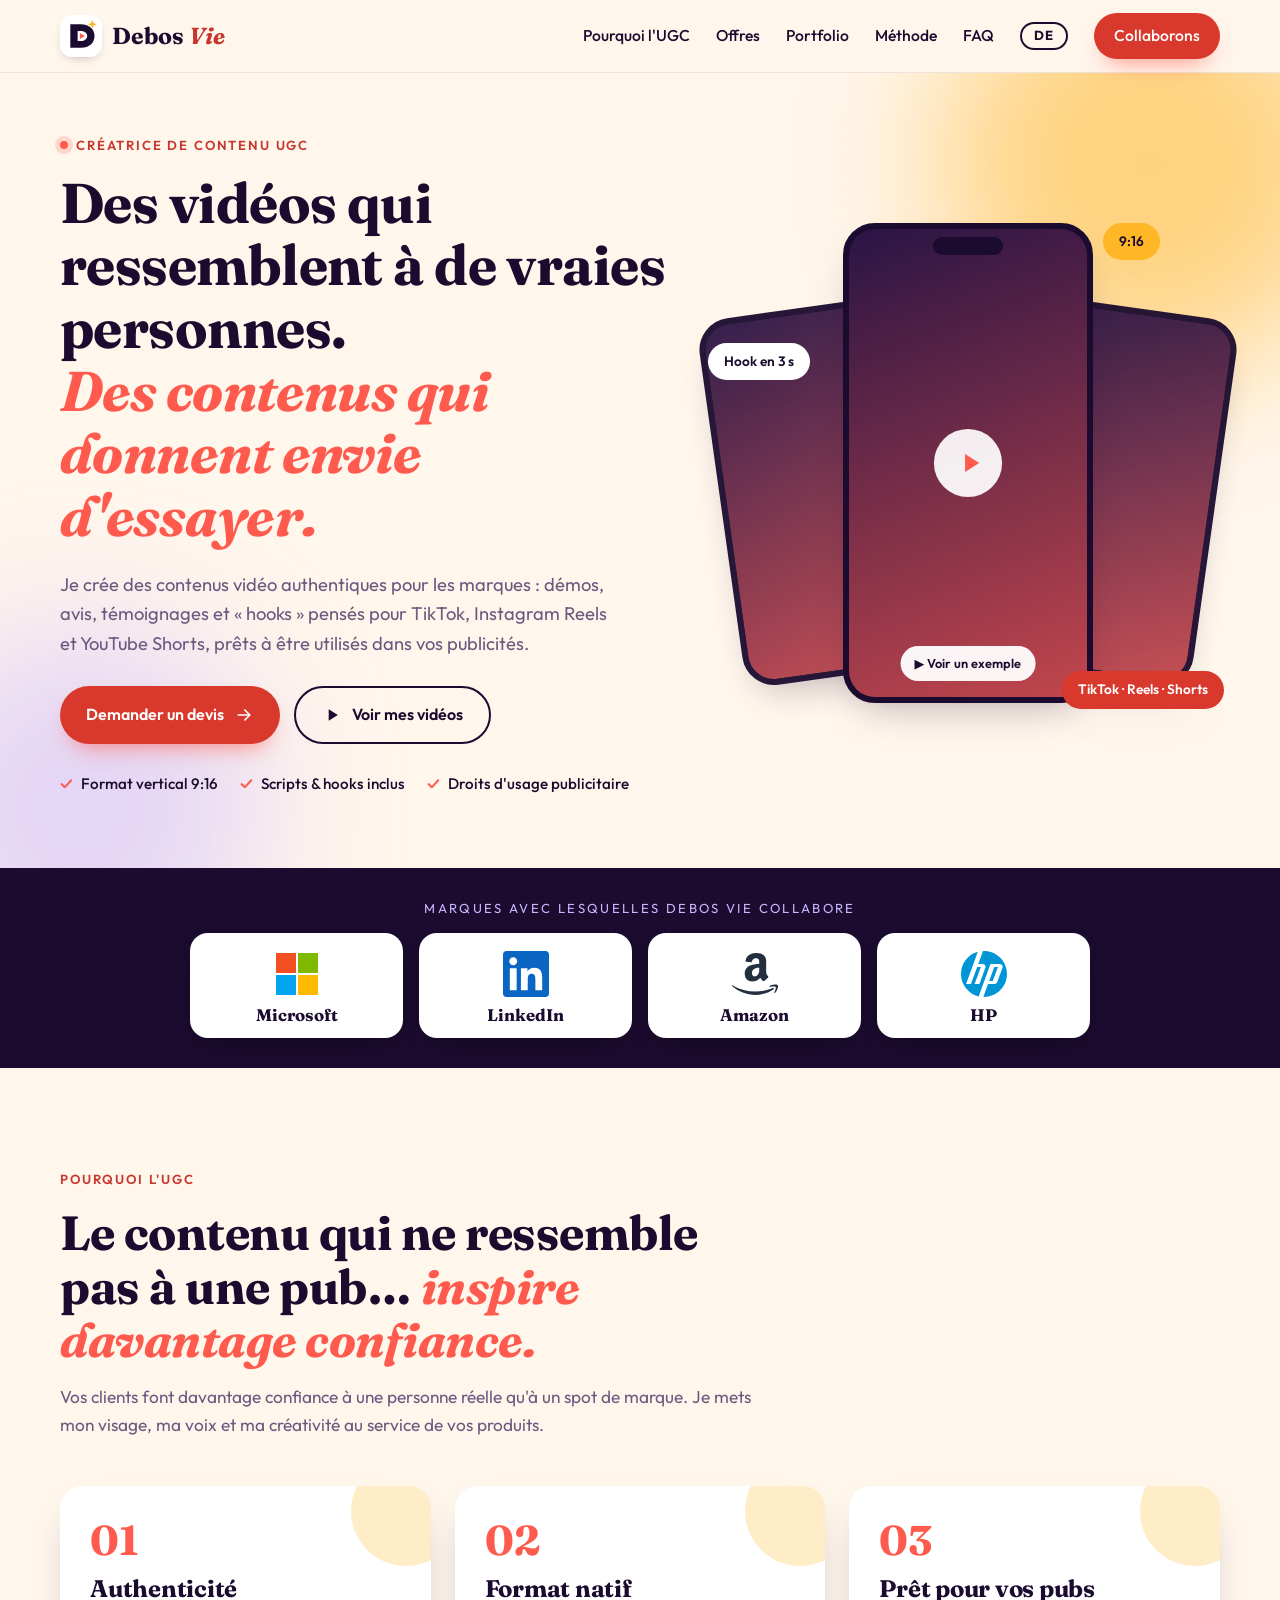
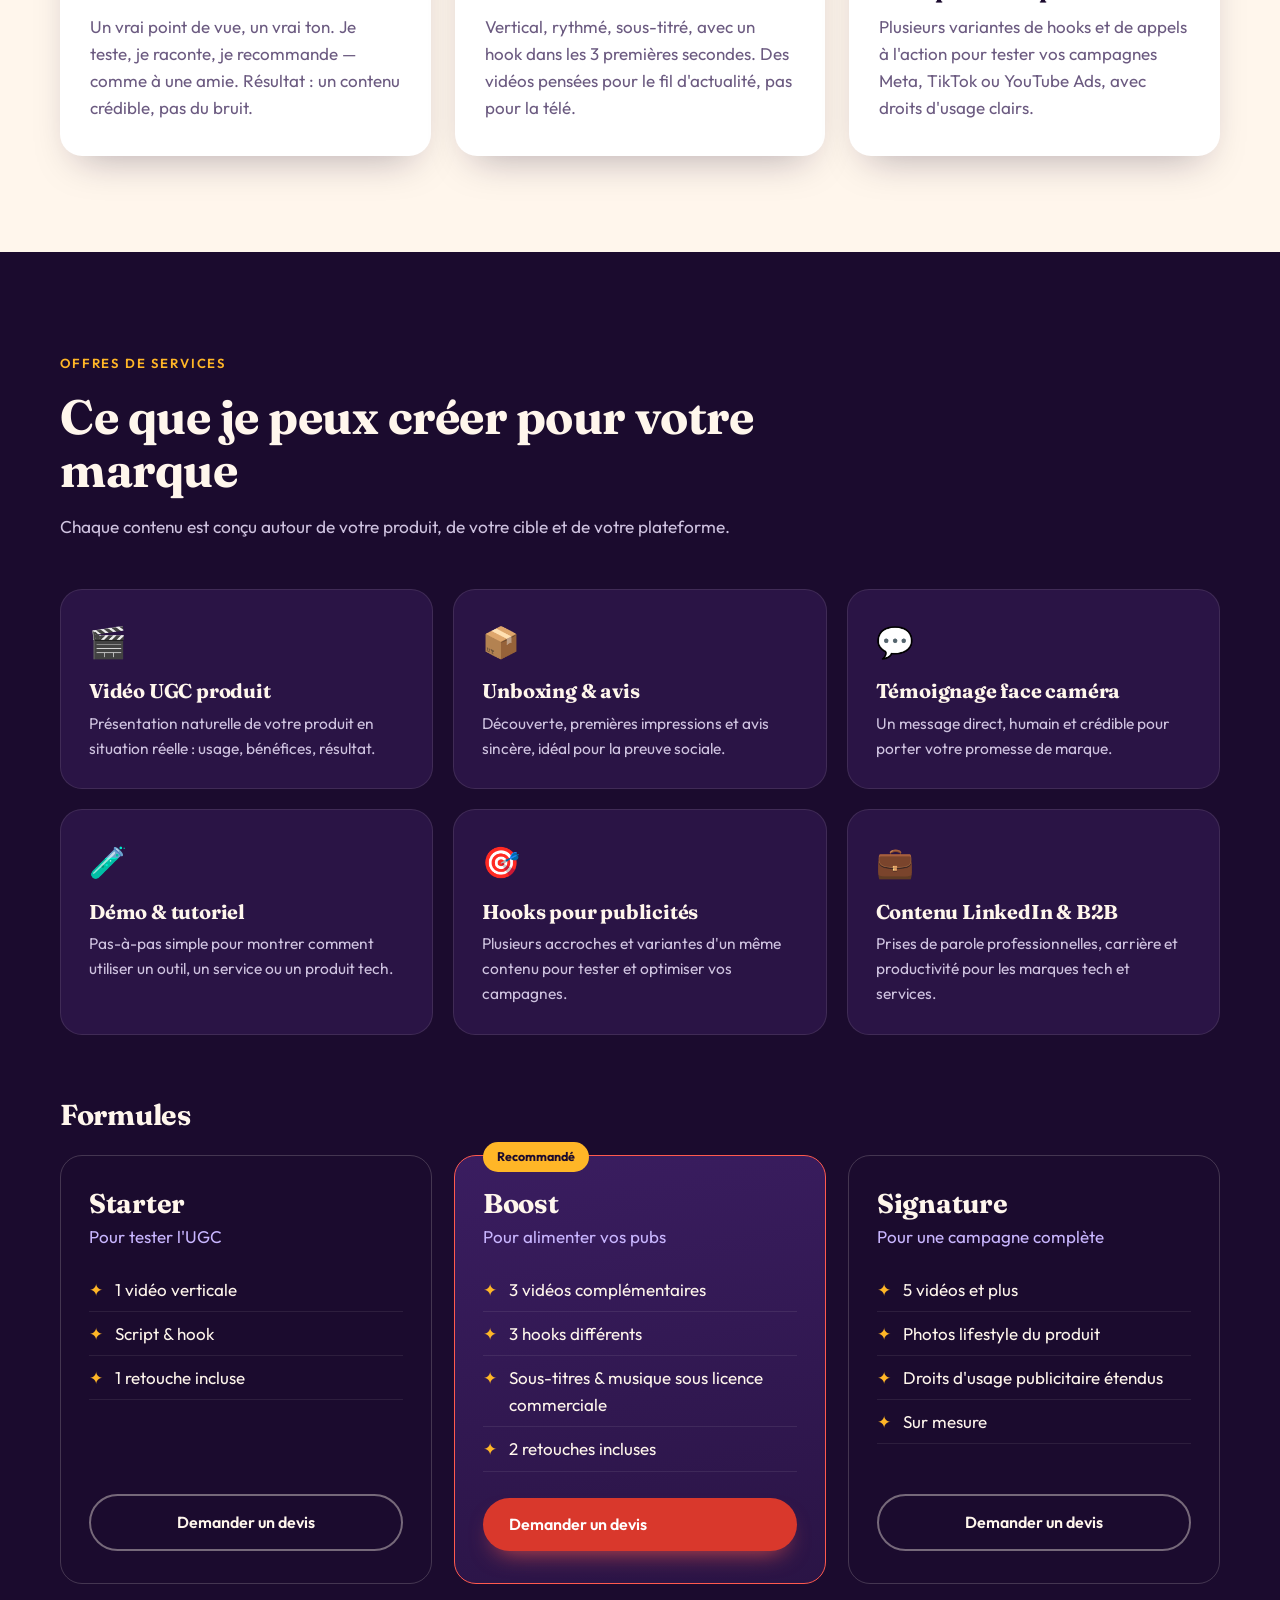
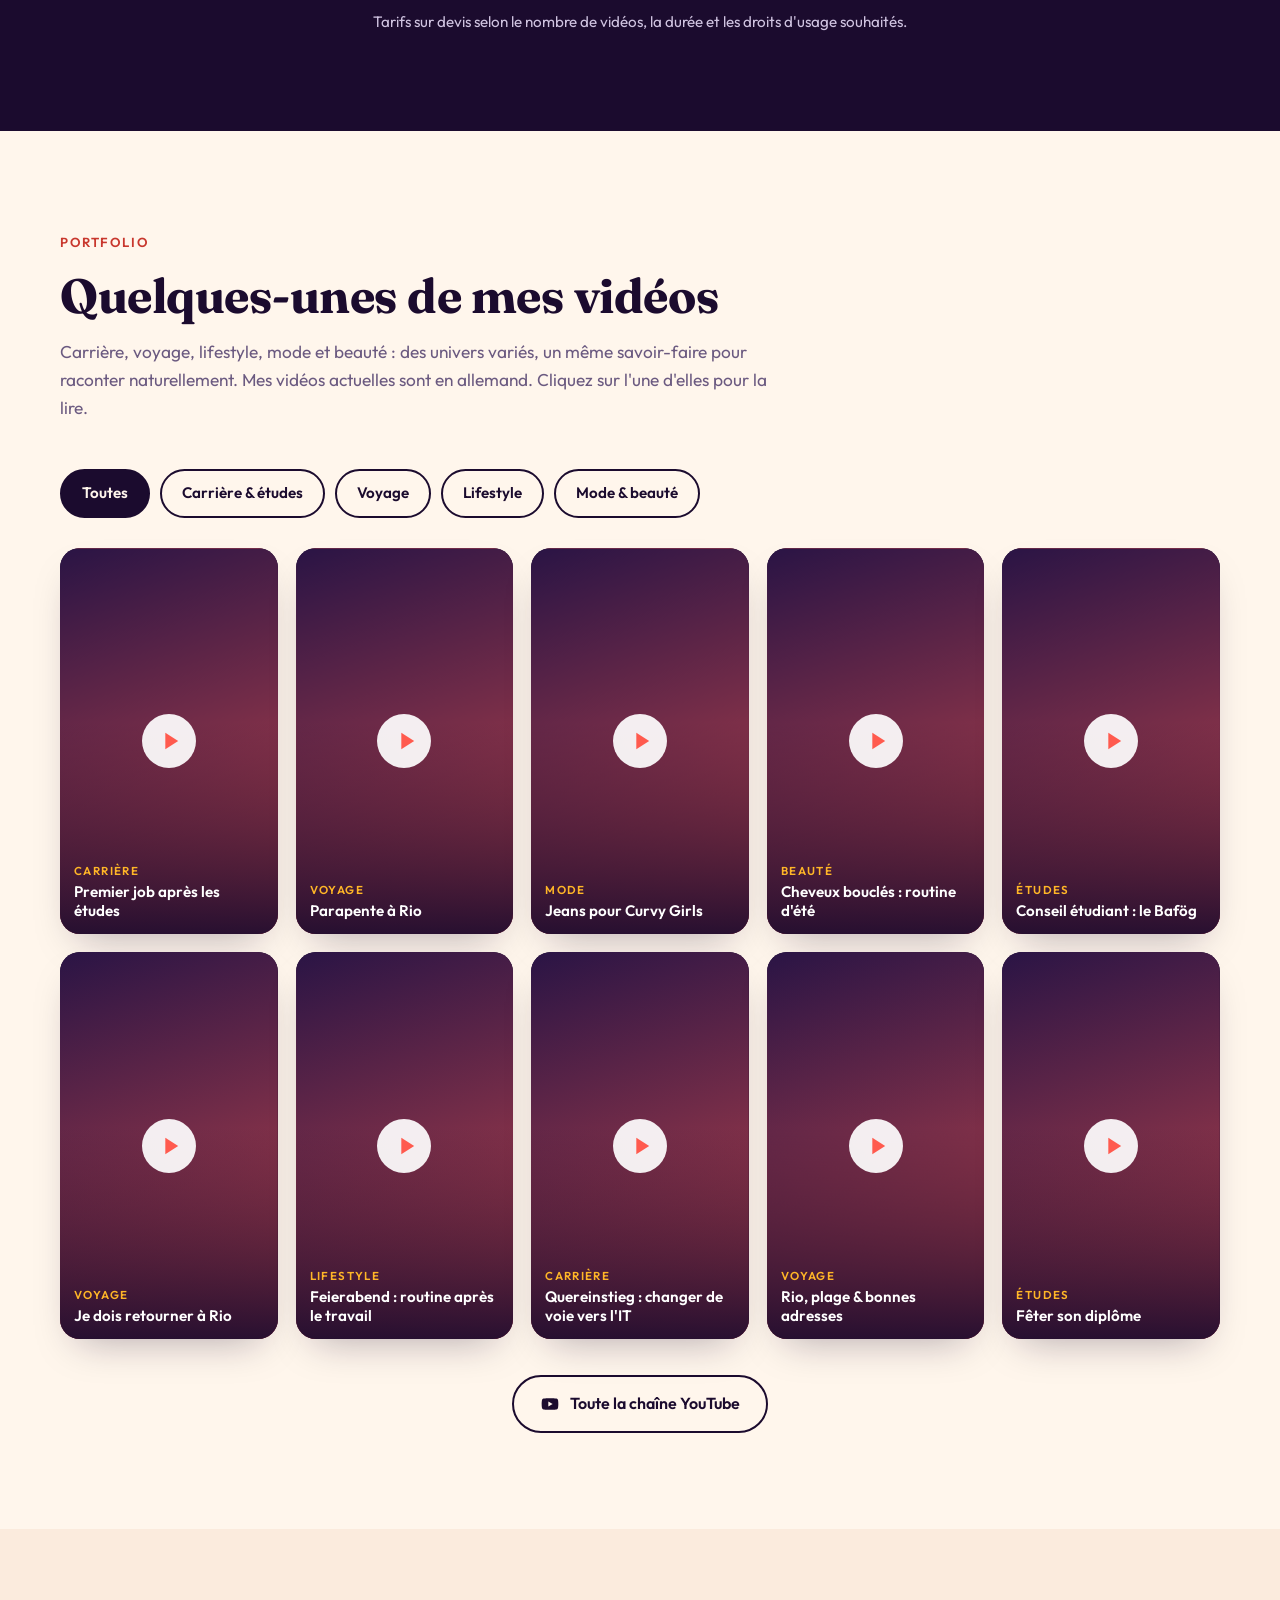
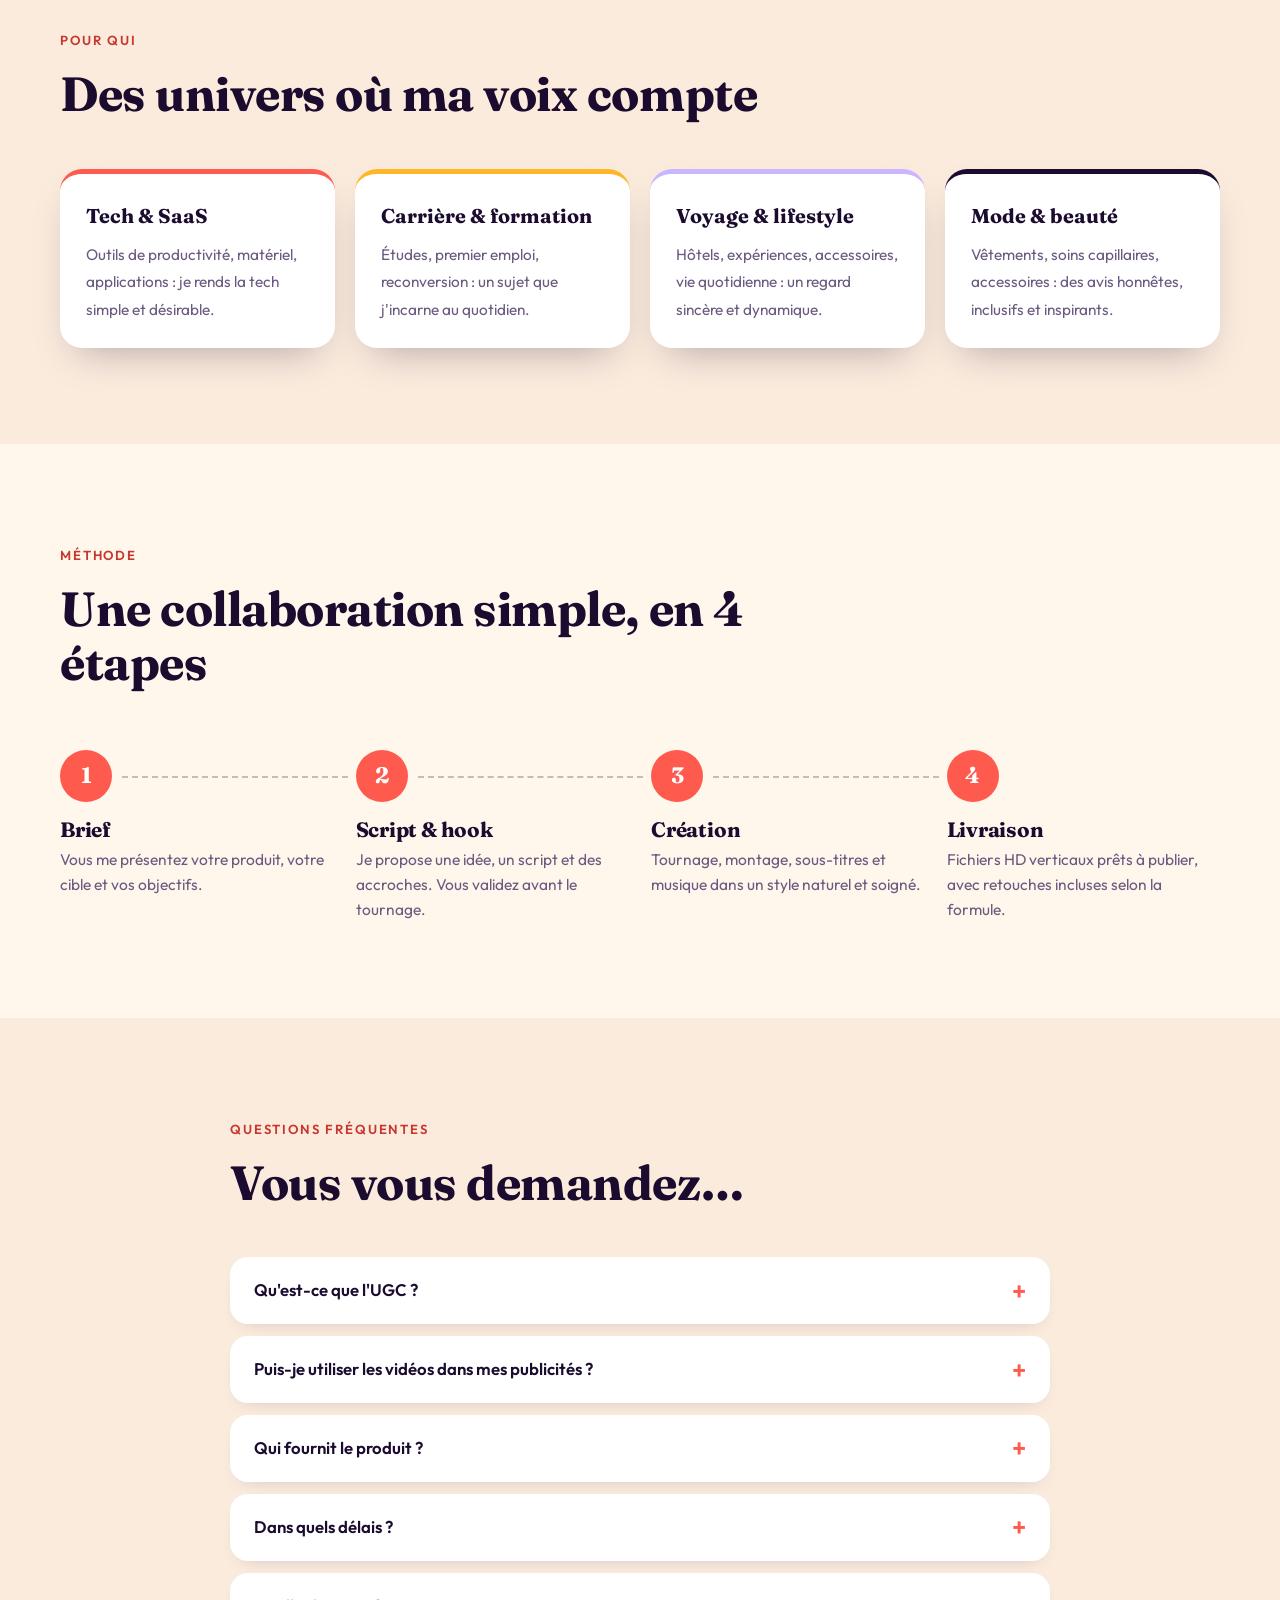
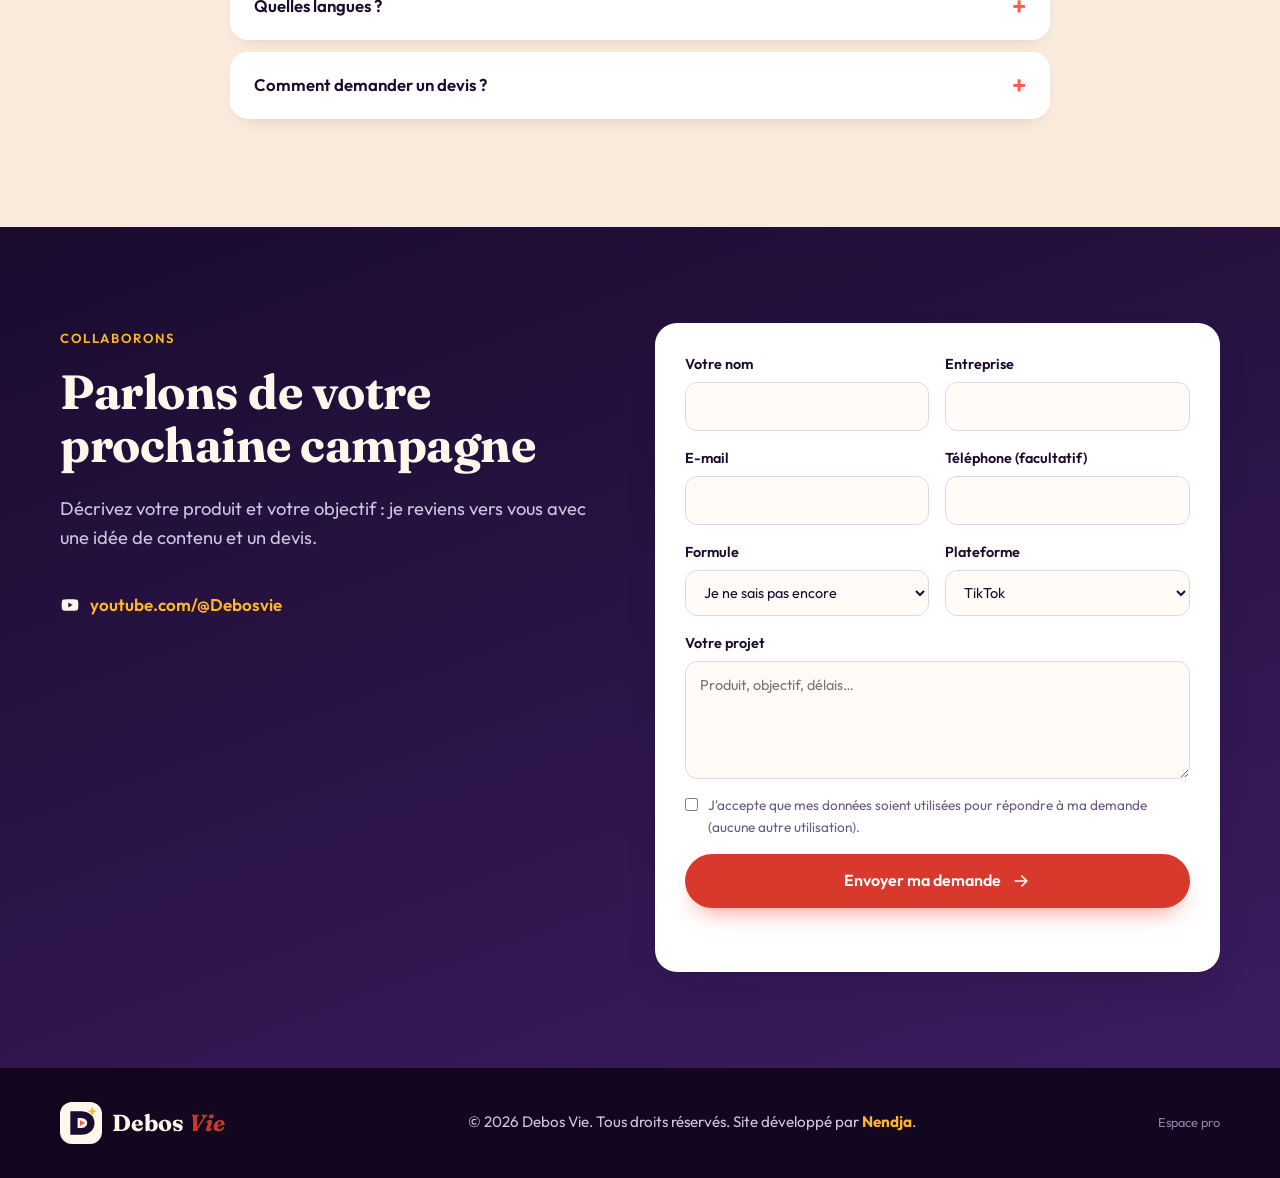
<file: index.html>
<!doctype html>
<html lang="fr">
<head>
<meta charset="utf-8">
<meta name="viewport" content="width=device-width, initial-scale=1">
<title>Debos Vie — Créatrice de contenu UGC</title>
<meta name="description" content="Debos Vie crée des vidéos UGC authentiques pour les marques : démos produit, avis, témoignages et contenus prêts pour vos publicités TikTok, Instagram et YouTube Shorts.">
<meta name="theme-color" content="#1B0B2E">
<meta property="og:title" content="Debos Vie — Créatrice de contenu UGC">
<meta property="og:description" content="Des vidéos authentiques qui donnent envie d'acheter. Démos, avis, témoignages et contenus prêts pour vos pubs.">
<meta property="og:type" content="website">
<link rel="canonical" href="https://bauermaganga-boma.github.io/debosvie/">
<link rel="alternate" hreflang="de" href="https://bauermaganga-boma.github.io/debosvie/de/">
<link rel="alternate" hreflang="fr" href="https://bauermaganga-boma.github.io/debosvie/">
<link rel="icon" type="image/svg+xml" href="assets/img/favicon.svg">
<link rel="preconnect" href="https://fonts.googleapis.com">
<link rel="preconnect" href="https://fonts.gstatic.com" crossorigin>
<link href="https://fonts.googleapis.com/css2?family=Fraunces:ital,opsz,wght@0,9..144,600;0,9..144,700;1,9..144,600&family=Outfit:wght@400;500;600;700&display=swap" rel="stylesheet">
<link rel="stylesheet" href="assets/css/style.css">
</head>
<body>

<svg width="0" height="0" style="position:absolute" aria-hidden="true">
  <symbol id="dv-mark" viewBox="0 0 64 64">
    <path fill="currentColor" fill-rule="evenodd" d="M13 11h19c15 0 24 9 24 21s-9 21-24 21H13V11Zm13 12v18h5c8 0 12-4 12-9s-4-9-12-9h-5Z"/>
    <path fill="#FF5A4E" d="M30 26.5v11l9-5.5-9-5.5Z"/>
    <path fill="#FFB627" d="M52 3l2.2 5.8L60 11l-5.8 2.2L52 19l-2.2-5.8L44 11l5.8-2.2L52 3Z"/>
  </symbol>
  <symbol id="i-play" viewBox="0 0 24 24"><path fill="currentColor" d="M8 5v14l11-7L8 5Z"/></symbol>
  <symbol id="i-yt" viewBox="0 0 24 24"><path fill="currentColor" d="M21.6 7.2a2.5 2.5 0 0 0-1.8-1.8C18.2 5 12 5 12 5s-6.2 0-7.8.4A2.5 2.5 0 0 0 2.4 7.2C2 8.8 2 12 2 12s0 3.2.4 4.8a2.5 2.5 0 0 0 1.8 1.8C5.8 19 12 19 12 19s6.2 0 7.8-.4a2.5 2.5 0 0 0 1.8-1.8c.4-1.6.4-4.8.4-4.8s0-3.2-.4-4.8ZM10 15V9l5.2 3L10 15Z"/></symbol>
  <symbol id="i-arrow" viewBox="0 0 24 24"><path fill="none" stroke="currentColor" stroke-width="2" stroke-linecap="round" stroke-linejoin="round" d="M5 12h14M13 6l6 6-6 6"/></symbol>
</svg>

<header class="site-header" id="top">
  <div class="wrap bar">
    <a class="brand" href="#top" aria-label="Debos Vie — accueil">
      <svg class="brand-mark" aria-hidden="true"><use href="#dv-mark"/></svg>
      <span class="brand-name">Debos <em>Vie</em></span>
    </a>
    <nav class="nav" id="nav" aria-label="Navigation principale">
      <a href="#pourquoi">Pourquoi l'UGC</a>
      <a href="#offres">Offres</a>
      <a href="#portfolio">Portfolio</a>
      <a href="#methode">Méthode</a>
      <a href="#faq">FAQ</a>
      <a class="lang" href="de/" hreflang="de" lang="de" aria-label="Auf Deutsch ansehen">DE</a>
      <a class="btn btn-coral nav-cta" href="#contact">Collaborons</a>
    </nav>
    <button class="burger" id="burger" aria-label="Ouvrir le menu" aria-expanded="false" aria-controls="nav"><span></span><span></span></button>
  </div>
</header>

<main>
<!-- HERO -->
<section class="hero">
  <div class="blob b1"></div><div class="blob b2"></div>
  <div class="wrap hero-grid">
    <div class="hero-copy reveal">
      <p class="eyebrow"><span class="dot"></span> Créatrice de contenu UGC</p>
      <h1>Des vidéos qui ressemblent à de vraies personnes.<br><em>Des contenus qui donnent envie d'essayer.</em></h1>
      <p class="lead">Je crée des contenus vidéo authentiques pour les marques : démos, avis, témoignages et « hooks » pensés pour TikTok, Instagram Reels et YouTube Shorts, prêts à être utilisés dans vos publicités.</p>
      <div class="cta-row">
        <a class="btn btn-coral" href="#contact">Demander un devis <svg class="ic"><use href="#i-arrow"/></svg></a>
        <a class="btn btn-ghost" href="#portfolio"><svg class="ic"><use href="#i-play"/></svg> Voir mes vidéos</a>
      </div>
      <ul class="hero-points">
        <li>Format vertical 9:16</li>
        <li>Scripts &amp; hooks inclus</li>
        <li>Droits d'usage publicitaire</li>
      </ul>
    </div>

    <div class="hero-visual reveal" aria-label="Aperçu de vidéos réalisées">
      <button class="phone side left" data-vid="9YwGU4ndkv4" aria-label="Lire : cheveux bouclés, routine d'été"><span class="shot" data-thumb="9YwGU4ndkv4"></span></button>
      <button class="phone main" data-vid="Y__Du1Tao2Y" aria-label="Lire : parapente à Rio">
        <span class="notch"></span><span class="shot" data-thumb="Y__Du1Tao2Y"></span>
        <span class="play"><svg><use href="#i-play"/></svg></span>
        <span class="phone-tag">▶ Voir un exemple</span>
      </button>
      <button class="phone side right" data-vid="EGntVB9FrwA" aria-label="Lire : premier job après les études"><span class="shot" data-thumb="EGntVB9FrwA"></span></button>
      <span class="chip c1">9:16</span>
      <span class="chip c2">Hook en 3 s</span>
      <span class="chip c3">TikTok · Reels · Shorts</span>
    </div>
  </div>
</section>

<!-- MARQUES -->
<section class="brands" aria-label="Marques et plateformes">
  <div class="wrap">
    <p class="brands-label">Marques avec lesquelles Debos Vie collabore</p>
    <ul class="brands-row">
      <li class="brand-card"><span class="brand-logo"><img src="assets/img/brands/microsoft.svg" alt="Logo Microsoft" loading="lazy"></span><span class="brand-label">Microsoft</span></li>
      <li class="brand-card"><span class="brand-logo"><img src="assets/img/brands/linkedin.svg" alt="Logo LinkedIn" loading="lazy"></span><span class="brand-label">LinkedIn</span></li>
      <li class="brand-card"><span class="brand-logo"><img src="assets/img/brands/amazon.svg" alt="Logo Amazon" loading="lazy"></span><span class="brand-label">Amazon</span></li>
      <li class="brand-card"><span class="brand-logo"><img src="assets/img/brands/hp.svg" alt="Logo HP" loading="lazy"></span><span class="brand-label">HP</span></li>
    </ul>
  </div>
</section>

<!-- POURQUOI UGC -->
<section class="section" id="pourquoi">
  <div class="wrap">
    <header class="sec-head reveal">
      <p class="eyebrow">Pourquoi l'UGC</p>
      <h2>Le contenu qui ne ressemble pas à une pub… <em>inspire davantage confiance.</em></h2>
      <p>Vos clients font davantage confiance à une personne réelle qu'à un spot de marque. Je mets mon visage, ma voix et ma créativité au service de vos produits.</p>
    </header>
    <div class="cards3">
      <article class="card reveal">
        <span class="num">01</span>
        <h3>Authenticité</h3>
        <p>Un vrai point de vue, un vrai ton. Je teste, je raconte, je recommande — comme à une amie. Résultat : un contenu crédible, pas du bruit.</p>
      </article>
      <article class="card reveal">
        <span class="num">02</span>
        <h3>Format natif</h3>
        <p>Vertical, rythmé, sous-titré, avec un hook dans les 3 premières secondes. Des vidéos pensées pour le fil d'actualité, pas pour la télé.</p>
      </article>
      <article class="card reveal">
        <span class="num">03</span>
        <h3>Prêt pour vos pubs</h3>
        <p>Plusieurs variantes de hooks et de appels à l'action pour tester vos campagnes Meta, TikTok ou YouTube Ads, avec droits d'usage clairs.</p>
      </article>
    </div>
  </div>
</section>

<!-- OFFRES -->
<section class="section dark" id="offres">
  <div class="wrap">
    <header class="sec-head reveal">
      <p class="eyebrow gold">Offres de services</p>
      <h2>Ce que je peux créer pour votre marque</h2>
      <p>Chaque contenu est conçu autour de votre produit, de votre cible et de votre plateforme.</p>
    </header>
    <div class="services">
      <article class="svc reveal"><span class="svc-ic">🎬</span><h3>Vidéo UGC produit</h3><p>Présentation naturelle de votre produit en situation réelle : usage, bénéfices, résultat.</p></article>
      <article class="svc reveal"><span class="svc-ic">📦</span><h3>Unboxing &amp; avis</h3><p>Découverte, premières impressions et avis sincère, idéal pour la preuve sociale.</p></article>
      <article class="svc reveal"><span class="svc-ic">💬</span><h3>Témoignage face caméra</h3><p>Un message direct, humain et crédible pour porter votre promesse de marque.</p></article>
      <article class="svc reveal"><span class="svc-ic">🧪</span><h3>Démo &amp; tutoriel</h3><p>Pas-à-pas simple pour montrer comment utiliser un outil, un service ou un produit tech.</p></article>
      <article class="svc reveal"><span class="svc-ic">🎯</span><h3>Hooks pour publicités</h3><p>Plusieurs accroches et variantes d'un même contenu pour tester et optimiser vos campagnes.</p></article>
      <article class="svc reveal"><span class="svc-ic">💼</span><h3>Contenu LinkedIn &amp; B2B</h3><p>Prises de parole professionnelles, carrière et productivité pour les marques tech et services.</p></article>
    </div>

    <h3 class="packs-title reveal">Formules</h3>
    <div class="packs">
      <article class="pack reveal">
        <h4>Starter</h4>
        <p class="pack-sub">Pour tester l'UGC</p>
        <ul><li>1 vidéo verticale</li><li>Script &amp; hook</li><li>1 retouche incluse</li></ul>
        <a class="btn btn-ghost-light" href="#contact" data-pack="Starter">Demander un devis</a>
      </article>
      <article class="pack featured reveal">
        <span class="badge">Recommandé</span>
        <h4>Boost</h4>
        <p class="pack-sub">Pour alimenter vos pubs</p>
        <ul><li>3 vidéos complémentaires</li><li>3 hooks différents</li><li>Sous-titres &amp; musique sous licence commerciale</li><li>2 retouches incluses</li></ul>
        <a class="btn btn-coral" href="#contact" data-pack="Boost">Demander un devis</a>
      </article>
      <article class="pack reveal">
        <h4>Signature</h4>
        <p class="pack-sub">Pour une campagne complète</p>
        <ul><li>5 vidéos et plus</li><li>Photos lifestyle du produit</li><li>Droits d'usage publicitaire étendus</li><li>Sur mesure</li></ul>
        <a class="btn btn-ghost-light" href="#contact" data-pack="Signature">Demander un devis</a>
      </article>
    </div>
    <p class="note reveal">Tarifs sur devis selon le nombre de vidéos, la durée et les droits d'usage souhaités.</p>
  </div>
</section>

<!-- PORTFOLIO -->
<section class="section" id="portfolio">
  <div class="wrap">
    <header class="sec-head reveal">
      <p class="eyebrow">Portfolio</p>
      <h2>Quelques-unes de mes vidéos</h2>
      <p>Carrière, voyage, lifestyle, mode et beauté : des univers variés, un même savoir-faire pour raconter naturellement. Mes vidéos actuelles sont en allemand. Cliquez sur l'une d'elles pour la lire.</p>
    </header>
    <div class="filters reveal" role="tablist" aria-label="Filtrer les vidéos">
      <button class="filter active" data-f="all" role="tab" aria-selected="true">Toutes</button>
      <button class="filter" data-f="carriere" role="tab" aria-selected="false">Carrière &amp; études</button>
      <button class="filter" data-f="voyage" role="tab" aria-selected="false">Voyage</button>
      <button class="filter" data-f="lifestyle" role="tab" aria-selected="false">Lifestyle</button>
      <button class="filter" data-f="beaute" role="tab" aria-selected="false">Mode &amp; beauté</button>
    </div>
    <div class="grid" id="grid">
      <button class="vid" data-cat="carriere" data-vid="EGntVB9FrwA"><span class="shot" data-thumb="EGntVB9FrwA"></span><span class="play"><svg><use href="#i-play"/></svg></span><span class="cap"><small>Carrière</small>Premier job après les études</span></button>
      <button class="vid" data-cat="voyage" data-vid="Y__Du1Tao2Y"><span class="shot" data-thumb="Y__Du1Tao2Y"></span><span class="play"><svg><use href="#i-play"/></svg></span><span class="cap"><small>Voyage</small>Parapente à Rio</span></button>
      <button class="vid" data-cat="beaute" data-vid="K9acCPL5q6I"><span class="shot" data-thumb="K9acCPL5q6I"></span><span class="play"><svg><use href="#i-play"/></svg></span><span class="cap"><small>Mode</small>Jeans pour Curvy Girls</span></button>
      <button class="vid" data-cat="beaute" data-vid="9YwGU4ndkv4"><span class="shot" data-thumb="9YwGU4ndkv4"></span><span class="play"><svg><use href="#i-play"/></svg></span><span class="cap"><small>Beauté</small>Cheveux bouclés : routine d'été</span></button>
      <button class="vid" data-cat="carriere" data-vid="hj2WXDx6Wuo"><span class="shot" data-thumb="hj2WXDx6Wuo"></span><span class="play"><svg><use href="#i-play"/></svg></span><span class="cap"><small>Études</small>Conseil étudiant : le Bafög</span></button>
      <button class="vid" data-cat="voyage" data-vid="fQIi1asJjvs"><span class="shot" data-thumb="fQIi1asJjvs"></span><span class="play"><svg><use href="#i-play"/></svg></span><span class="cap"><small>Voyage</small>Je dois retourner à Rio</span></button>
      <button class="vid" data-cat="lifestyle" data-vid="mU3f1rOeFC4"><span class="shot" data-thumb="mU3f1rOeFC4"></span><span class="play"><svg><use href="#i-play"/></svg></span><span class="cap"><small>Lifestyle</small>Feierabend : routine après le travail</span></button>
      <button class="vid" data-cat="carriere" data-vid="lM2-fg3SIZ8"><span class="shot" data-thumb="lM2-fg3SIZ8"></span><span class="play"><svg><use href="#i-play"/></svg></span><span class="cap"><small>Carrière</small>Quereinstieg : changer de voie vers l'IT</span></button>
      <button class="vid" data-cat="voyage" data-vid="6Azj6a4wuVE"><span class="shot" data-thumb="6Azj6a4wuVE"></span><span class="play"><svg><use href="#i-play"/></svg></span><span class="cap"><small>Voyage</small>Rio, plage &amp; bonnes adresses</span></button>
      <button class="vid" data-cat="carriere" data-vid="J8-2vvQ9b5Y"><span class="shot" data-thumb="J8-2vvQ9b5Y"></span><span class="play"><svg><use href="#i-play"/></svg></span><span class="cap"><small>Études</small>Fêter son diplôme</span></button>
    </div>
    <p class="center reveal"><a class="btn btn-ghost" href="https://www.youtube.com/@Debosvie" target="_blank" rel="noopener"><svg class="ic"><use href="#i-yt"/></svg> Toute la chaîne YouTube</a></p>
  </div>
</section>

<!-- POUR QUI -->
<section class="section tint" id="secteurs">
  <div class="wrap">
    <header class="sec-head reveal">
      <p class="eyebrow">Pour qui</p>
      <h2>Des univers où ma voix compte</h2>
    </header>
    <div class="cards4">
      <div class="mini reveal"><b>Tech &amp; SaaS</b><span>Outils de productivité, matériel, applications : je rends la tech simple et désirable.</span></div>
      <div class="mini reveal"><b>Carrière &amp; formation</b><span>Études, premier emploi, reconversion : un sujet que j'incarne au quotidien.</span></div>
      <div class="mini reveal"><b>Voyage &amp; lifestyle</b><span>Hôtels, expériences, accessoires, vie quotidienne : un regard sincère et dynamique.</span></div>
      <div class="mini reveal"><b>Mode &amp; beauté</b><span>Vêtements, soins capillaires, accessoires : des avis honnêtes, inclusifs et inspirants.</span></div>
    </div>
  </div>
</section>

<!-- MÉTHODE -->
<section class="section" id="methode">
  <div class="wrap">
    <header class="sec-head reveal">
      <p class="eyebrow">Méthode</p>
      <h2>Une collaboration simple, en 4 étapes</h2>
    </header>
    <ol class="steps">
      <li class="reveal"><span>1</span><h3>Brief</h3><p>Vous me présentez votre produit, votre cible et vos objectifs.</p></li>
      <li class="reveal"><span>2</span><h3>Script &amp; hook</h3><p>Je propose une idée, un script et des accroches. Vous validez avant le tournage.</p></li>
      <li class="reveal"><span>3</span><h3>Création</h3><p>Tournage, montage, sous-titres et musique dans un style naturel et soigné.</p></li>
      <li class="reveal"><span>4</span><h3>Livraison</h3><p>Fichiers HD verticaux prêts à publier, avec retouches incluses selon la formule.</p></li>
    </ol>
  </div>
</section>

<!-- FAQ -->
<section class="section tint" id="faq">
  <div class="wrap narrow">
    <header class="sec-head reveal">
      <p class="eyebrow">Questions fréquentes</p>
      <h2>Vous vous demandez…</h2>
    </header>
    <div class="faq reveal">
      <details><summary>Qu'est-ce que l'UGC ?</summary><p>L'UGC (User Generated Content) désigne des contenus créés par de vraies personnes plutôt que par la marque. Ils paraissent plus naturels, inspirent confiance et peuvent être réutilisés dans vos publicités.</p></details>
      <details><summary>Puis-je utiliser les vidéos dans mes publicités ?</summary><p>Oui. Les droits d'usage (organique, publicité, durée, plateformes) sont définis dans le devis. La formule Signature inclut des droits étendus.</p></details>
      <details><summary>Qui fournit le produit ?</summary><p>Vous m'envoyez le produit ou l'accès au service. Je le teste avant de filmer afin que mon avis reste sincère.</p></details>
      <details><summary>Dans quels délais ?</summary><p>Le délai dépend du nombre de vidéos et de l'arrivée du produit. Il est indiqué dans le devis, précisé dans le devis.</p></details>
      <details><summary>Quelles langues ?</summary><p>Mon portfolio actuel est en allemand ; je peux aussi produire en français ou dans d'autres langues sur demande.</p></details>
      <details><summary>Comment demander un devis ?</summary><p>Remplissez le formulaire ci-dessous avec votre produit, la plateforme visée et la formule qui vous intéresse.</p></details>
    </div>
  </div>
</section>

<!-- CONTACT -->
<section class="section contact" id="contact">
  <div class="wrap contact-grid">
    <div class="reveal">
      <p class="eyebrow gold">Collaborons</p>
      <h2>Parlons de votre prochaine campagne</h2>
      <p class="lead">Décrivez votre produit et votre objectif : je reviens vers vous avec une idée de contenu et un devis.</p>
      <ul class="contact-links" id="contactLinks">
        <li><svg class="ic"><use href="#i-yt"/></svg><a href="https://www.youtube.com/@Debosvie" target="_blank" rel="noopener">youtube.com/@Debosvie</a></li>
      </ul>
    </div>
    <form class="form reveal" id="brief" novalidate>
      <div class="two">
        <label>Votre nom<input name="nom" required autocomplete="name"></label>
        <label>Entreprise<input name="societe" autocomplete="organization"></label>
      </div>
      <div class="two">
        <label>E-mail<input name="email" type="email" required autocomplete="email"></label>
        <label>Téléphone (facultatif)<input name="telephone" type="tel" autocomplete="tel"></label>
      </div>
      <div class="two">
        <label>Formule
          <select name="pack" id="packSel"><option>Je ne sais pas encore</option><option>Starter</option><option>Boost</option><option>Signature</option></select>
        </label>
        <label>Plateforme
          <select name="plateforme"><option>TikTok</option><option>Instagram Reels</option><option>YouTube Shorts</option><option>LinkedIn</option><option>Plusieurs</option></select>
        </label>
      </div>
      <label>Votre projet<textarea name="message" rows="4" required placeholder="Produit, objectif, délais…"></textarea></label>
      <input class="hp" name="website" tabindex="-1" autocomplete="off" aria-hidden="true">
      <label class="consent"><input type="checkbox" name="consent" required> <span>J'accepte que mes données soient utilisées pour répondre à ma demande (aucune autre utilisation).</span></label>
      <button class="btn btn-coral" type="submit" id="sendBtn">Envoyer ma demande <svg class="ic"><use href="#i-arrow"/></svg></button>
      <p class="form-msg" id="formMsg" role="status"></p>
    </form>
  </div>
</section>
</main>

<footer class="footer">
  <div class="wrap foot">
    <a class="brand light" href="#top"><svg class="brand-mark" aria-hidden="true"><use href="#dv-mark"/></svg><span class="brand-name">Debos <em>Vie</em></span></a>
    <p>© <span id="year">2026</span> Debos Vie. Tous droits réservés. Site développé par <strong class="nendja">Nendja</strong>.</p>
    <a class="pro-link" href="gestion/" rel="nofollow">Espace pro</a>
  </div>
</footer>

<nav class="mbar" aria-label="Actions rapides">
  <a href="#portfolio"><svg class="ic"><use href="#i-play"/></svg>Vidéos</a>
  <a href="#offres"><span class="mi">✦</span>Offres</a>
  <a href="#contact" class="hot"><svg class="ic"><use href="#i-arrow"/></svg>Devis</a>
</nav>

<!-- Lecteur vidéo -->
<div class="modal" id="modal" aria-hidden="true" aria-modal="true" role="dialog" aria-label="Lecteur vidéo">
  <button class="modal-close" id="mClose" aria-label="Fermer">×</button>
  <div class="modal-box"><iframe id="mFrame" title="Vidéo Debos Vie" allow="autoplay; encrypted-media; picture-in-picture; fullscreen" allowfullscreen referrerpolicy="strict-origin-when-cross-origin"></iframe></div>
</div>

<script src="assets/js/main.js"></script>
</body>
</html>
</file>
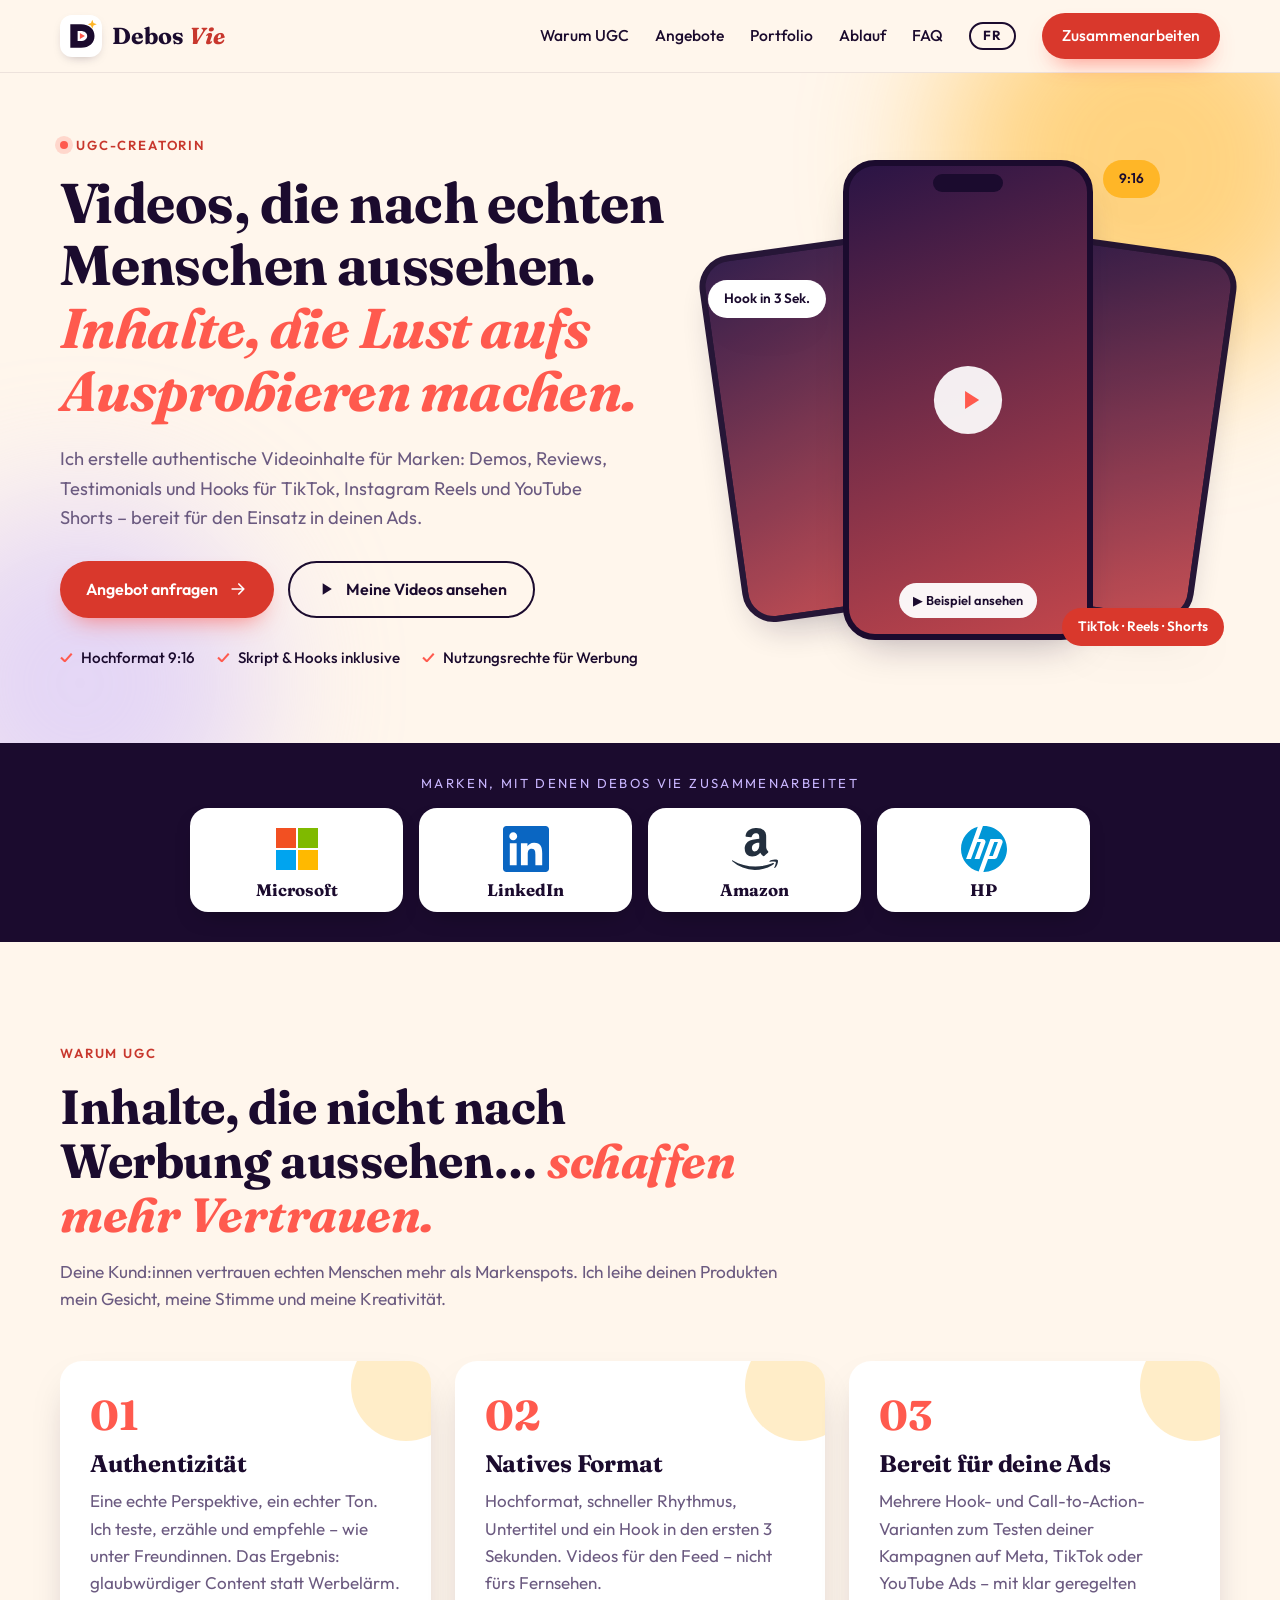
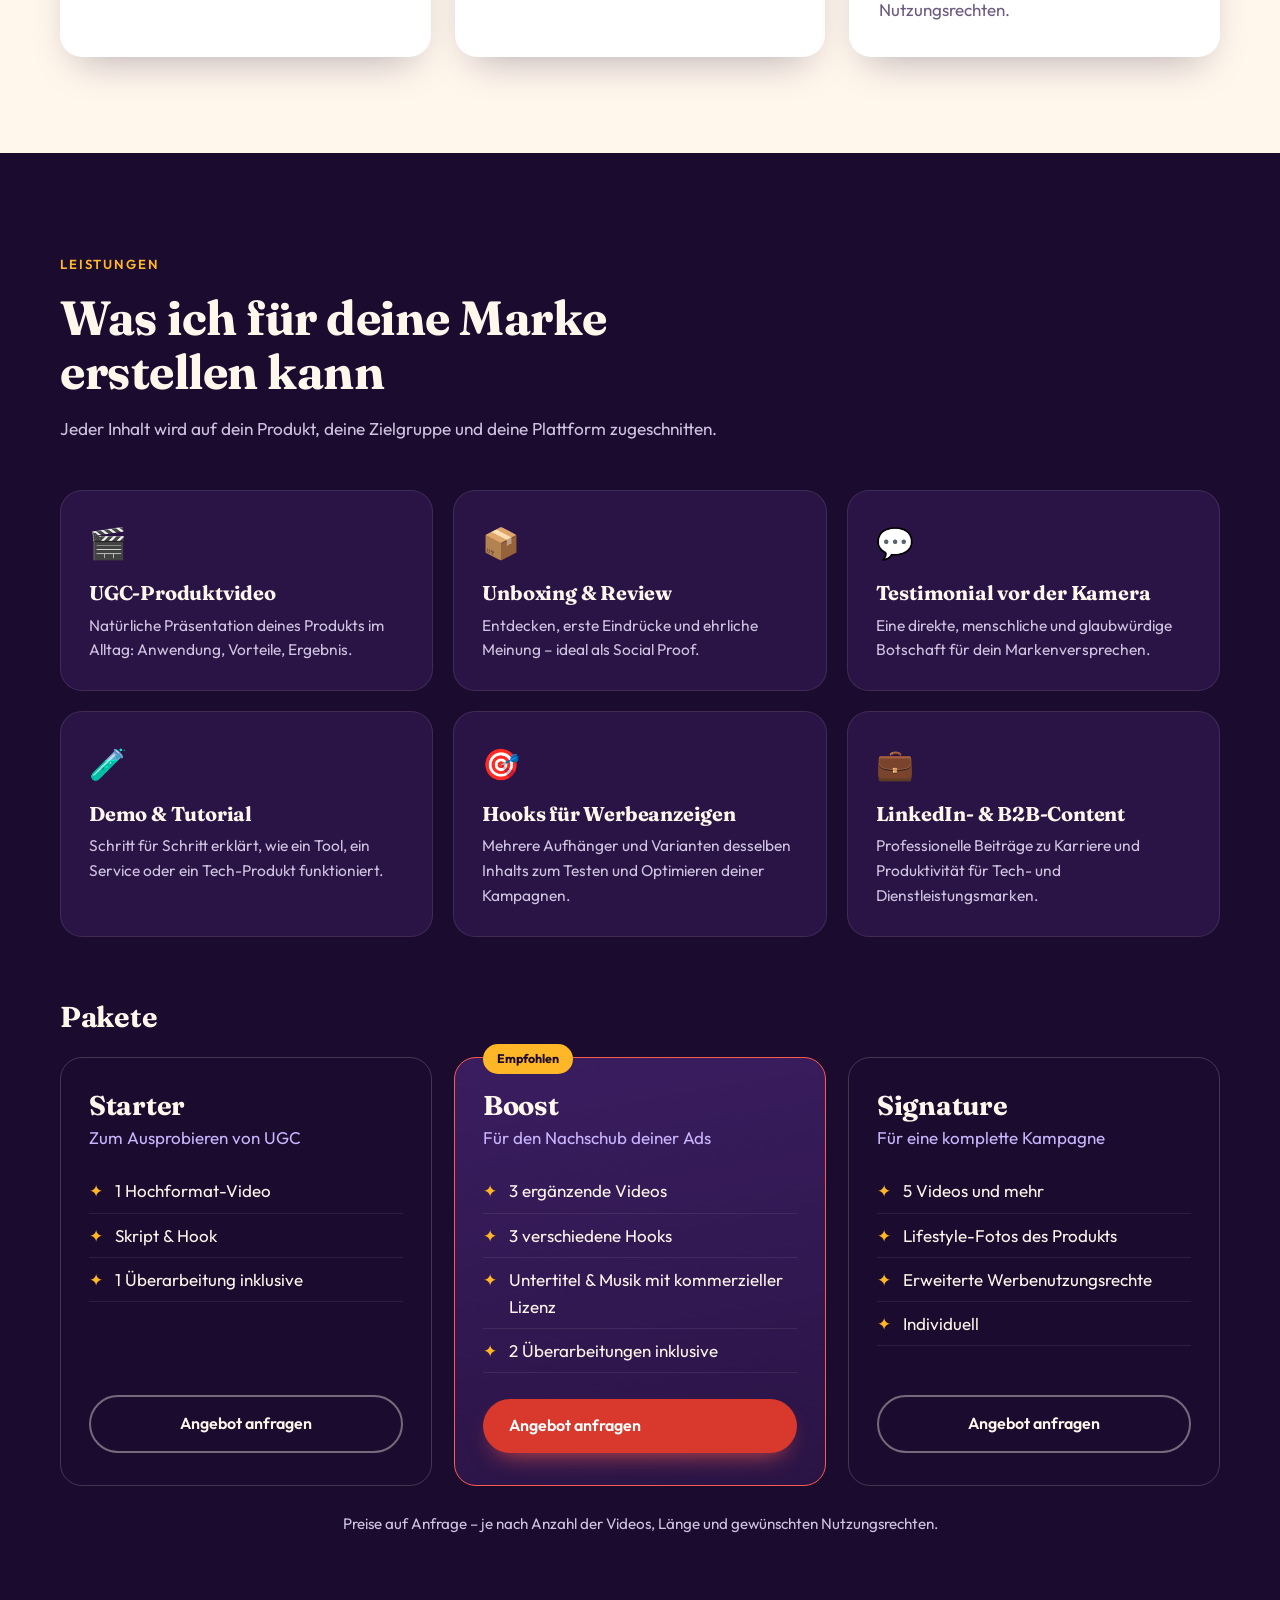
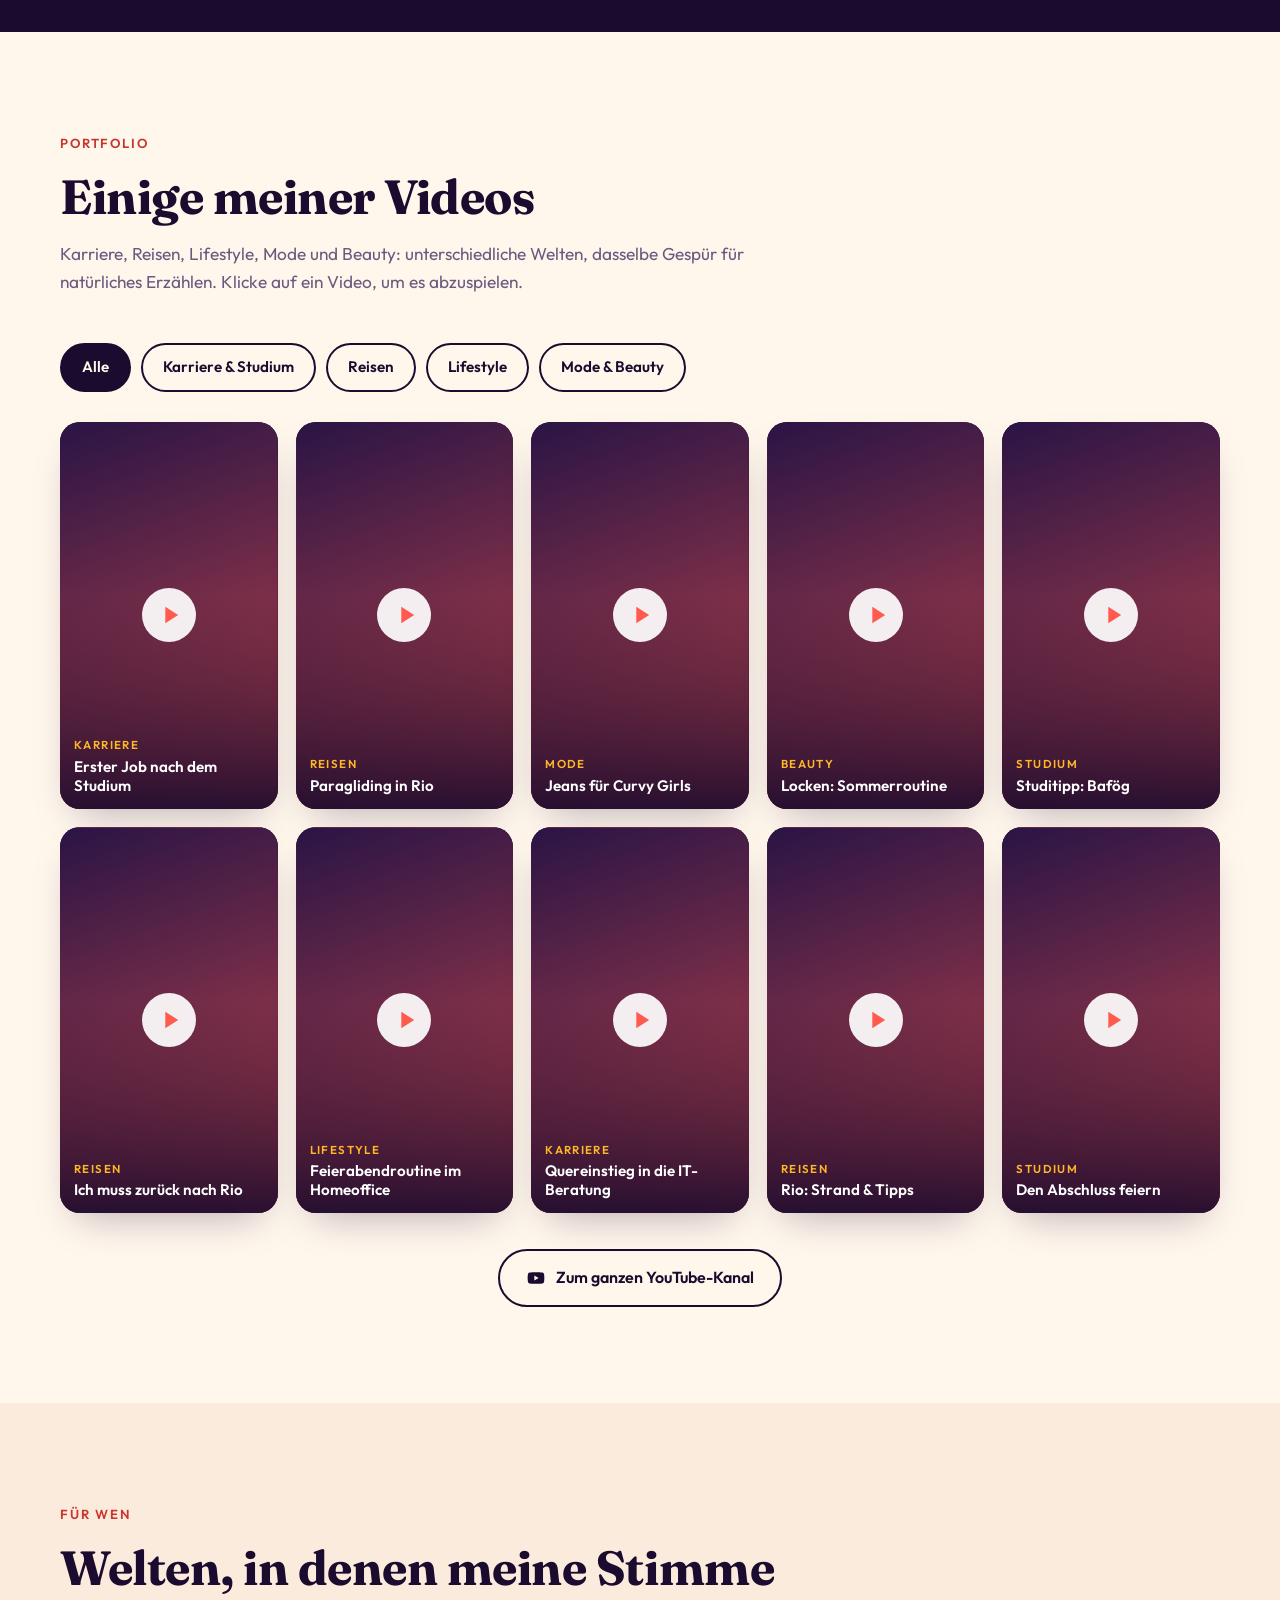
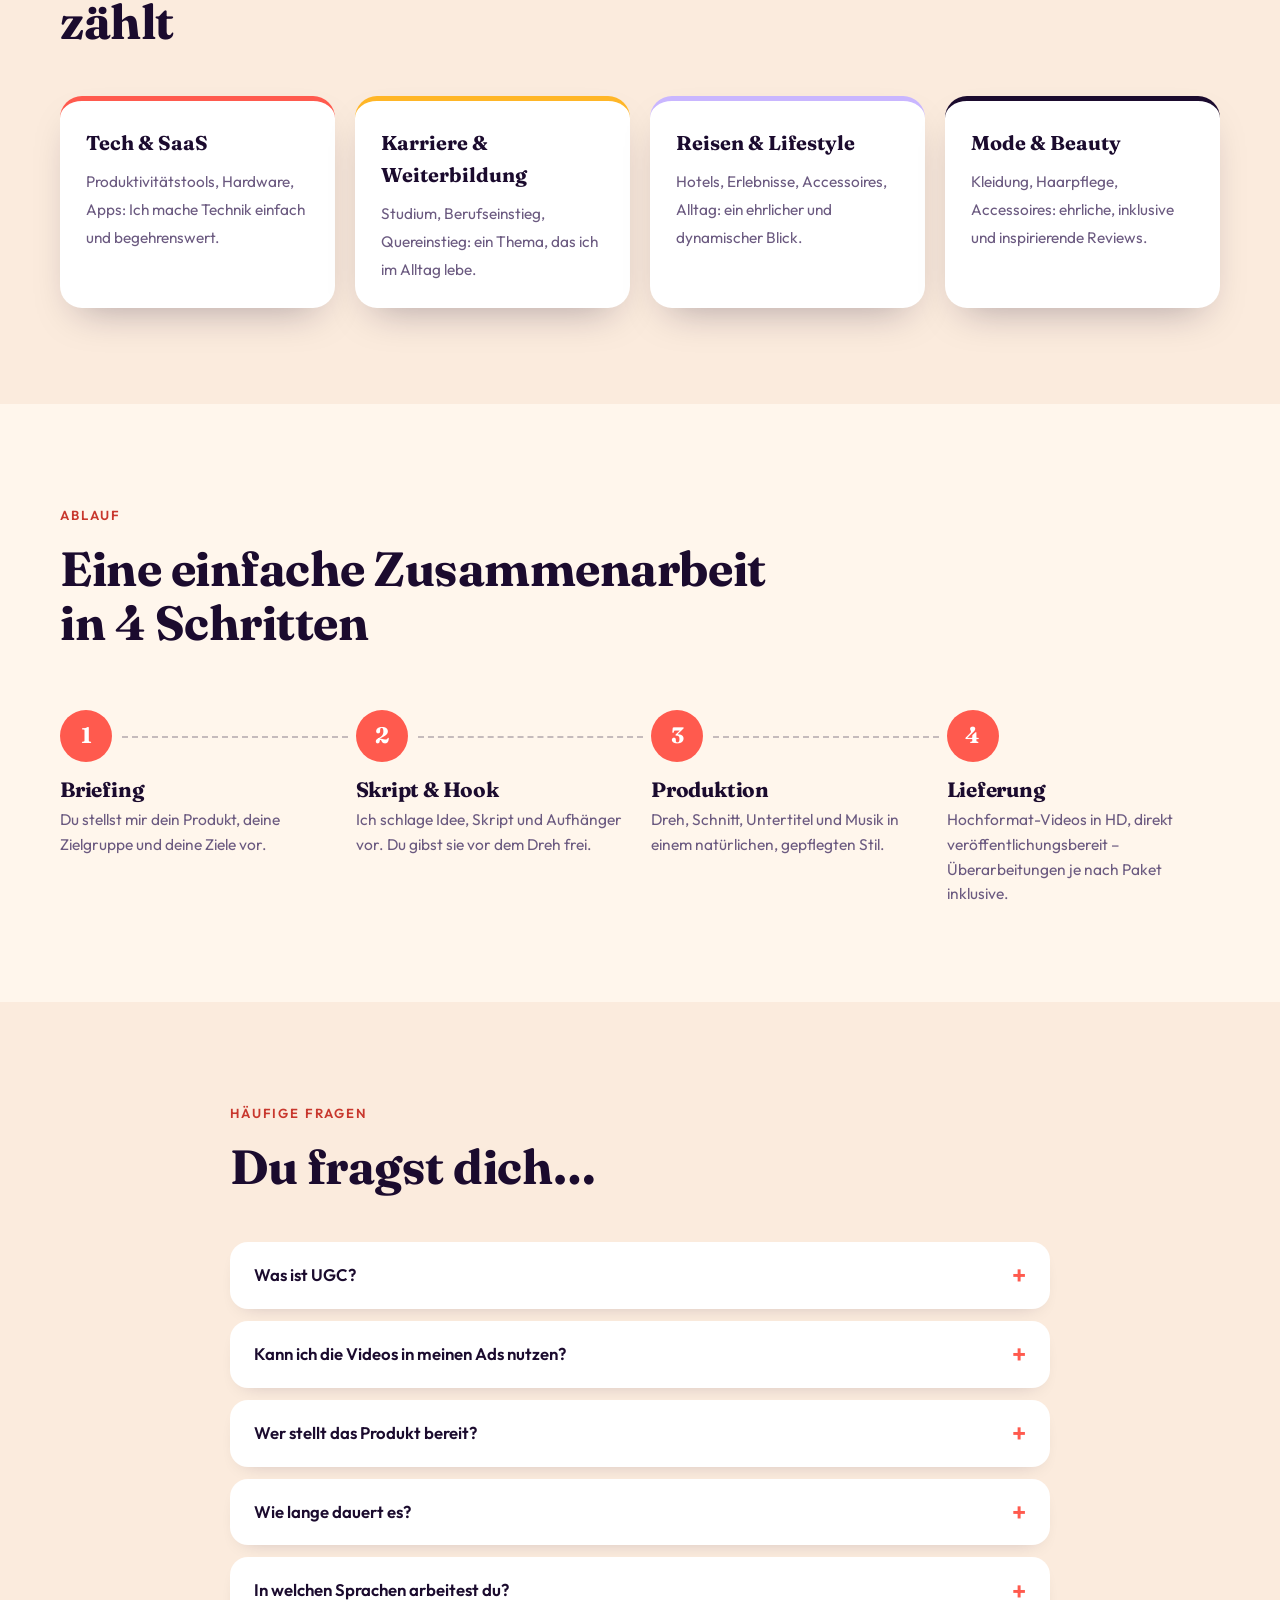
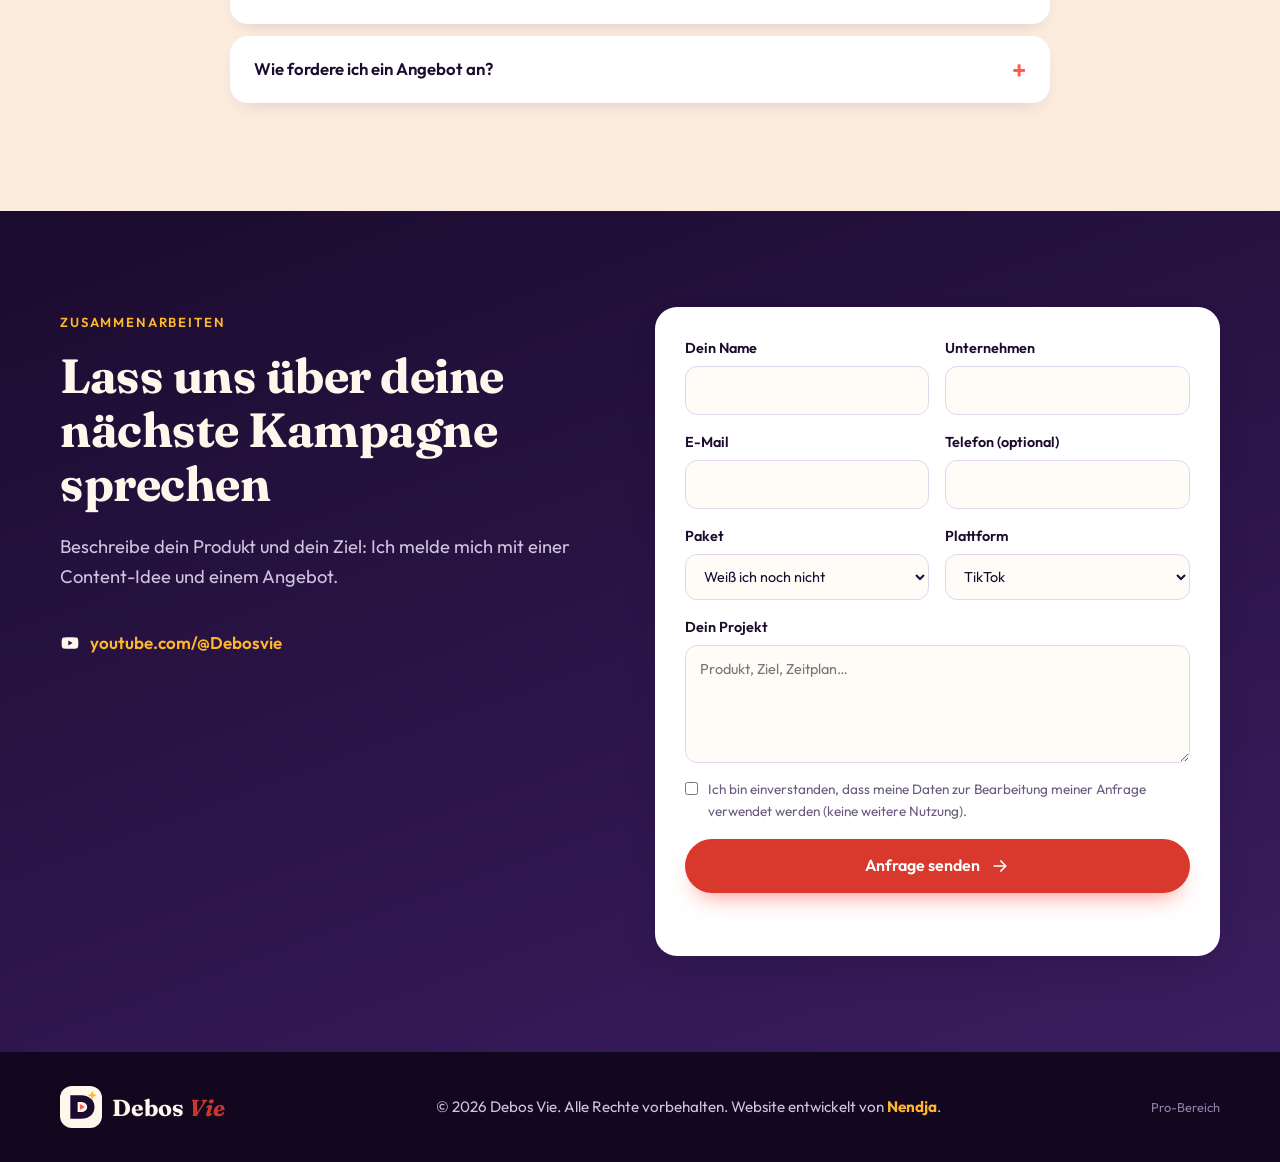
<file: de/index.html>
<!doctype html>
<html lang="de">
<head>
<meta charset="utf-8">
<meta name="viewport" content="width=device-width, initial-scale=1">
<title>Debos Vie — UGC-Creatorin</title>
<meta name="description" content="Debos Vie erstellt authentische UGC-Videos für Marken: Produktdemos, Reviews, Testimonials und Inhalte für deine Ads auf TikTok, Instagram und YouTube Shorts.">
<meta name="theme-color" content="#1B0B2E">
<meta property="og:title" content="Debos Vie — UGC-Creatorin">
<meta property="og:description" content="Authentische Videos, die Lust aufs Ausprobieren machen. Demos, Reviews, Testimonials und Hooks für deine Ads.">
<meta property="og:type" content="website">
<meta property="og:locale" content="de_DE">
<link rel="canonical" href="https://bauermaganga-boma.github.io/debosvie/de/">
<link rel="alternate" hreflang="de" href="https://bauermaganga-boma.github.io/debosvie/de/">
<link rel="alternate" hreflang="fr" href="https://bauermaganga-boma.github.io/debosvie/">
<link rel="icon" type="image/svg+xml" href="../assets/img/favicon.svg">
<link rel="preconnect" href="https://fonts.googleapis.com">
<link rel="preconnect" href="https://fonts.gstatic.com" crossorigin>
<link href="https://fonts.googleapis.com/css2?family=Fraunces:ital,opsz,wght@0,9..144,600;0,9..144,700;1,9..144,600&family=Outfit:wght@400;500;600;700&display=swap" rel="stylesheet">
<link rel="stylesheet" href="../assets/css/style.css">
</head>
<body>

<svg width="0" height="0" style="position:absolute" aria-hidden="true">
  <symbol id="dv-mark" viewBox="0 0 64 64">
    <path fill="currentColor" fill-rule="evenodd" d="M13 11h19c15 0 24 9 24 21s-9 21-24 21H13V11Zm13 12v18h5c8 0 12-4 12-9s-4-9-12-9h-5Z"/>
    <path fill="#FF5A4E" d="M30 26.5v11l9-5.5-9-5.5Z"/>
    <path fill="#FFB627" d="M52 3l2.2 5.8L60 11l-5.8 2.2L52 19l-2.2-5.8L44 11l5.8-2.2L52 3Z"/>
  </symbol>
  <symbol id="i-play" viewBox="0 0 24 24"><path fill="currentColor" d="M8 5v14l11-7L8 5Z"/></symbol>
  <symbol id="i-yt" viewBox="0 0 24 24"><path fill="currentColor" d="M21.6 7.2a2.5 2.5 0 0 0-1.8-1.8C18.2 5 12 5 12 5s-6.2 0-7.8.4A2.5 2.5 0 0 0 2.4 7.2C2 8.8 2 12 2 12s0 3.2.4 4.8a2.5 2.5 0 0 0 1.8 1.8C5.8 19 12 19 12 19s6.2 0 7.8-.4a2.5 2.5 0 0 0 1.8-1.8c.4-1.6.4-4.8.4-4.8s0-3.2-.4-4.8ZM10 15V9l5.2 3L10 15Z"/></symbol>
  <symbol id="i-arrow" viewBox="0 0 24 24"><path fill="none" stroke="currentColor" stroke-width="2" stroke-linecap="round" stroke-linejoin="round" d="M5 12h14M13 6l6 6-6 6"/></symbol>
</svg>

<header class="site-header" id="top">
  <div class="wrap bar">
    <a class="brand" href="#top" aria-label="Debos Vie — Startseite">
      <svg class="brand-mark" aria-hidden="true"><use href="#dv-mark"/></svg>
      <span class="brand-name">Debos <em>Vie</em></span>
    </a>
    <nav class="nav" id="nav" aria-label="Hauptnavigation">
      <a href="#pourquoi">Warum UGC</a>
      <a href="#offres">Angebote</a>
      <a href="#portfolio">Portfolio</a>
      <a href="#methode">Ablauf</a>
      <a href="#faq">FAQ</a>
      <a class="lang" href="../" hreflang="fr" lang="fr" aria-label="Voir en français">FR</a>
      <a class="btn btn-coral nav-cta" href="#contact">Zusammenarbeiten</a>
    </nav>
    <button class="burger" id="burger" aria-label="Menü öffnen" aria-expanded="false" aria-controls="nav"><span></span><span></span></button>
  </div>
</header>

<main>
<!-- HERO -->
<section class="hero">
  <div class="blob b1"></div><div class="blob b2"></div>
  <div class="wrap hero-grid">
    <div class="hero-copy reveal">
      <p class="eyebrow"><span class="dot"></span> UGC-Creatorin</p>
      <h1>Videos, die nach echten Menschen aussehen.<br><em>Inhalte, die Lust aufs Ausprobieren machen.</em></h1>
      <p class="lead">Ich erstelle authentische Videoinhalte für Marken: Demos, Reviews, Testimonials und Hooks für TikTok, Instagram Reels und YouTube Shorts – bereit für den Einsatz in deinen Ads.</p>
      <div class="cta-row">
        <a class="btn btn-coral" href="#contact">Angebot anfragen <svg class="ic"><use href="#i-arrow"/></svg></a>
        <a class="btn btn-ghost" href="#portfolio"><svg class="ic"><use href="#i-play"/></svg> Meine Videos ansehen</a>
      </div>
      <ul class="hero-points">
        <li>Hochformat 9:16</li>
        <li>Skript &amp; Hooks inklusive</li>
        <li>Nutzungsrechte für Werbung</li>
      </ul>
    </div>

    <div class="hero-visual reveal" aria-label="Vorschau realisierter Videos">
      <button class="phone side left" data-vid="9YwGU4ndkv4" aria-label="Abspielen: Lockenroutine im Sommer"><span class="shot" data-thumb="9YwGU4ndkv4"></span></button>
      <button class="phone main" data-vid="Y__Du1Tao2Y" aria-label="Abspielen: Paragliding in Rio">
        <span class="notch"></span><span class="shot" data-thumb="Y__Du1Tao2Y"></span>
        <span class="play"><svg><use href="#i-play"/></svg></span>
        <span class="phone-tag">▶ Beispiel ansehen</span>
      </button>
      <button class="phone side right" data-vid="EGntVB9FrwA" aria-label="Abspielen: Berufseinstieg nach dem Studium"><span class="shot" data-thumb="EGntVB9FrwA"></span></button>
      <span class="chip c1">9:16</span>
      <span class="chip c2">Hook in 3 Sek.</span>
      <span class="chip c3">TikTok · Reels · Shorts</span>
    </div>
  </div>
</section>

<!-- MARKEN -->
<section class="brands" aria-label="Marken und Plattformen">
  <div class="wrap">
    <p class="brands-label">Marken, mit denen Debos Vie zusammenarbeitet</p>
    <ul class="brands-row">
      <li class="brand-card"><span class="brand-logo"><img src="../assets/img/brands/microsoft.svg" alt="Logo Microsoft" loading="lazy"></span><span class="brand-label">Microsoft</span></li>
      <li class="brand-card"><span class="brand-logo"><img src="../assets/img/brands/linkedin.svg" alt="Logo LinkedIn" loading="lazy"></span><span class="brand-label">LinkedIn</span></li>
      <li class="brand-card"><span class="brand-logo"><img src="../assets/img/brands/amazon.svg" alt="Logo Amazon" loading="lazy"></span><span class="brand-label">Amazon</span></li>
      <li class="brand-card"><span class="brand-logo"><img src="../assets/img/brands/hp.svg" alt="Logo HP" loading="lazy"></span><span class="brand-label">HP</span></li>
    </ul>
  </div>
</section>

<!-- WARUM UGC -->
<section class="section" id="pourquoi">
  <div class="wrap">
    <header class="sec-head reveal">
      <p class="eyebrow">Warum UGC</p>
      <h2>Inhalte, die nicht nach Werbung aussehen… <em>schaffen mehr Vertrauen.</em></h2>
      <p>Deine Kund:innen vertrauen echten Menschen mehr als Markenspots. Ich leihe deinen Produkten mein Gesicht, meine Stimme und meine Kreativität.</p>
    </header>
    <div class="cards3">
      <article class="card reveal">
        <span class="num">01</span>
        <h3>Authentizität</h3>
        <p>Eine echte Perspektive, ein echter Ton. Ich teste, erzähle und empfehle – wie unter Freundinnen. Das Ergebnis: glaubwürdiger Content statt Werbelärm.</p>
      </article>
      <article class="card reveal">
        <span class="num">02</span>
        <h3>Natives Format</h3>
        <p>Hochformat, schneller Rhythmus, Untertitel und ein Hook in den ersten 3 Sekunden. Videos für den Feed – nicht fürs Fernsehen.</p>
      </article>
      <article class="card reveal">
        <span class="num">03</span>
        <h3>Bereit für deine Ads</h3>
        <p>Mehrere Hook- und Call-to-Action-Varianten zum Testen deiner Kampagnen auf Meta, TikTok oder YouTube Ads – mit klar geregelten Nutzungsrechten.</p>
      </article>
    </div>
  </div>
</section>

<!-- ANGEBOTE -->
<section class="section dark" id="offres">
  <div class="wrap">
    <header class="sec-head reveal">
      <p class="eyebrow gold">Leistungen</p>
      <h2>Was ich für deine Marke erstellen kann</h2>
      <p>Jeder Inhalt wird auf dein Produkt, deine Zielgruppe und deine Plattform zugeschnitten.</p>
    </header>
    <div class="services">
      <article class="svc reveal"><span class="svc-ic">🎬</span><h3>UGC-Produktvideo</h3><p>Natürliche Präsentation deines Produkts im Alltag: Anwendung, Vorteile, Ergebnis.</p></article>
      <article class="svc reveal"><span class="svc-ic">📦</span><h3>Unboxing &amp; Review</h3><p>Entdecken, erste Eindrücke und ehrliche Meinung – ideal als Social Proof.</p></article>
      <article class="svc reveal"><span class="svc-ic">💬</span><h3>Testimonial vor der Kamera</h3><p>Eine direkte, menschliche und glaubwürdige Botschaft für dein Markenversprechen.</p></article>
      <article class="svc reveal"><span class="svc-ic">🧪</span><h3>Demo &amp; Tutorial</h3><p>Schritt für Schritt erklärt, wie ein Tool, ein Service oder ein Tech-Produkt funktioniert.</p></article>
      <article class="svc reveal"><span class="svc-ic">🎯</span><h3>Hooks für Werbeanzeigen</h3><p>Mehrere Aufhänger und Varianten desselben Inhalts zum Testen und Optimieren deiner Kampagnen.</p></article>
      <article class="svc reveal"><span class="svc-ic">💼</span><h3>LinkedIn- &amp; B2B-Content</h3><p>Professionelle Beiträge zu Karriere und Produktivität für Tech- und Dienstleistungsmarken.</p></article>
    </div>

    <h3 class="packs-title reveal">Pakete</h3>
    <div class="packs">
      <article class="pack reveal">
        <h4>Starter</h4>
        <p class="pack-sub">Zum Ausprobieren von UGC</p>
        <ul><li>1 Hochformat-Video</li><li>Skript &amp; Hook</li><li>1 Überarbeitung inklusive</li></ul>
        <a class="btn btn-ghost-light" href="#contact" data-pack="Starter">Angebot anfragen</a>
      </article>
      <article class="pack featured reveal">
        <span class="badge">Empfohlen</span>
        <h4>Boost</h4>
        <p class="pack-sub">Für den Nachschub deiner Ads</p>
        <ul><li>3 ergänzende Videos</li><li>3 verschiedene Hooks</li><li>Untertitel &amp; Musik mit kommerzieller Lizenz</li><li>2 Überarbeitungen inklusive</li></ul>
        <a class="btn btn-coral" href="#contact" data-pack="Boost">Angebot anfragen</a>
      </article>
      <article class="pack reveal">
        <h4>Signature</h4>
        <p class="pack-sub">Für eine komplette Kampagne</p>
        <ul><li>5 Videos und mehr</li><li>Lifestyle-Fotos des Produkts</li><li>Erweiterte Werbenutzungsrechte</li><li>Individuell</li></ul>
        <a class="btn btn-ghost-light" href="#contact" data-pack="Signature">Angebot anfragen</a>
      </article>
    </div>
    <p class="note reveal">Preise auf Anfrage – je nach Anzahl der Videos, Länge und gewünschten Nutzungsrechten.</p>
  </div>
</section>

<!-- PORTFOLIO -->
<section class="section" id="portfolio">
  <div class="wrap">
    <header class="sec-head reveal">
      <p class="eyebrow">Portfolio</p>
      <h2>Einige meiner Videos</h2>
      <p>Karriere, Reisen, Lifestyle, Mode und Beauty: unterschiedliche Welten, dasselbe Gespür für natürliches Erzählen. Klicke auf ein Video, um es abzuspielen.</p>
    </header>
    <div class="filters reveal" role="tablist" aria-label="Videos filtern">
      <button class="filter active" data-f="all" role="tab" aria-selected="true">Alle</button>
      <button class="filter" data-f="carriere" role="tab" aria-selected="false">Karriere &amp; Studium</button>
      <button class="filter" data-f="voyage" role="tab" aria-selected="false">Reisen</button>
      <button class="filter" data-f="lifestyle" role="tab" aria-selected="false">Lifestyle</button>
      <button class="filter" data-f="beaute" role="tab" aria-selected="false">Mode &amp; Beauty</button>
    </div>
    <div class="grid" id="grid">
      <button class="vid" data-cat="carriere" data-vid="EGntVB9FrwA"><span class="shot" data-thumb="EGntVB9FrwA"></span><span class="play"><svg><use href="#i-play"/></svg></span><span class="cap"><small>Karriere</small>Erster Job nach dem Studium</span></button>
      <button class="vid" data-cat="voyage" data-vid="Y__Du1Tao2Y"><span class="shot" data-thumb="Y__Du1Tao2Y"></span><span class="play"><svg><use href="#i-play"/></svg></span><span class="cap"><small>Reisen</small>Paragliding in Rio</span></button>
      <button class="vid" data-cat="beaute" data-vid="K9acCPL5q6I"><span class="shot" data-thumb="K9acCPL5q6I"></span><span class="play"><svg><use href="#i-play"/></svg></span><span class="cap"><small>Mode</small>Jeans für Curvy Girls</span></button>
      <button class="vid" data-cat="beaute" data-vid="9YwGU4ndkv4"><span class="shot" data-thumb="9YwGU4ndkv4"></span><span class="play"><svg><use href="#i-play"/></svg></span><span class="cap"><small>Beauty</small>Locken: Sommerroutine</span></button>
      <button class="vid" data-cat="carriere" data-vid="hj2WXDx6Wuo"><span class="shot" data-thumb="hj2WXDx6Wuo"></span><span class="play"><svg><use href="#i-play"/></svg></span><span class="cap"><small>Studium</small>Studitipp: Bafög</span></button>
      <button class="vid" data-cat="voyage" data-vid="fQIi1asJjvs"><span class="shot" data-thumb="fQIi1asJjvs"></span><span class="play"><svg><use href="#i-play"/></svg></span><span class="cap"><small>Reisen</small>Ich muss zurück nach Rio</span></button>
      <button class="vid" data-cat="lifestyle" data-vid="mU3f1rOeFC4"><span class="shot" data-thumb="mU3f1rOeFC4"></span><span class="play"><svg><use href="#i-play"/></svg></span><span class="cap"><small>Lifestyle</small>Feierabendroutine im Homeoffice</span></button>
      <button class="vid" data-cat="carriere" data-vid="lM2-fg3SIZ8"><span class="shot" data-thumb="lM2-fg3SIZ8"></span><span class="play"><svg><use href="#i-play"/></svg></span><span class="cap"><small>Karriere</small>Quereinstieg in die IT-Beratung</span></button>
      <button class="vid" data-cat="voyage" data-vid="6Azj6a4wuVE"><span class="shot" data-thumb="6Azj6a4wuVE"></span><span class="play"><svg><use href="#i-play"/></svg></span><span class="cap"><small>Reisen</small>Rio: Strand &amp; Tipps</span></button>
      <button class="vid" data-cat="carriere" data-vid="J8-2vvQ9b5Y"><span class="shot" data-thumb="J8-2vvQ9b5Y"></span><span class="play"><svg><use href="#i-play"/></svg></span><span class="cap"><small>Studium</small>Den Abschluss feiern</span></button>
    </div>
    <p class="center reveal"><a class="btn btn-ghost" href="https://www.youtube.com/@Debosvie" target="_blank" rel="noopener"><svg class="ic"><use href="#i-yt"/></svg> Zum ganzen YouTube-Kanal</a></p>
  </div>
</section>

<!-- FÜR WEN -->
<section class="section tint" id="secteurs">
  <div class="wrap">
    <header class="sec-head reveal">
      <p class="eyebrow">Für wen</p>
      <h2>Welten, in denen meine Stimme zählt</h2>
    </header>
    <div class="cards4">
      <div class="mini reveal"><b>Tech &amp; SaaS</b><span>Produktivitätstools, Hardware, Apps: Ich mache Technik einfach und begehrenswert.</span></div>
      <div class="mini reveal"><b>Karriere &amp; Weiterbildung</b><span>Studium, Berufseinstieg, Quereinstieg: ein Thema, das ich im Alltag lebe.</span></div>
      <div class="mini reveal"><b>Reisen &amp; Lifestyle</b><span>Hotels, Erlebnisse, Accessoires, Alltag: ein ehrlicher und dynamischer Blick.</span></div>
      <div class="mini reveal"><b>Mode &amp; Beauty</b><span>Kleidung, Haarpflege, Accessoires: ehrliche, inklusive und inspirierende Reviews.</span></div>
    </div>
  </div>
</section>

<!-- ABLAUF -->
<section class="section" id="methode">
  <div class="wrap">
    <header class="sec-head reveal">
      <p class="eyebrow">Ablauf</p>
      <h2>Eine einfache Zusammenarbeit in 4 Schritten</h2>
    </header>
    <ol class="steps">
      <li class="reveal"><span>1</span><h3>Briefing</h3><p>Du stellst mir dein Produkt, deine Zielgruppe und deine Ziele vor.</p></li>
      <li class="reveal"><span>2</span><h3>Skript &amp; Hook</h3><p>Ich schlage Idee, Skript und Aufhänger vor. Du gibst sie vor dem Dreh frei.</p></li>
      <li class="reveal"><span>3</span><h3>Produktion</h3><p>Dreh, Schnitt, Untertitel und Musik in einem natürlichen, gepflegten Stil.</p></li>
      <li class="reveal"><span>4</span><h3>Lieferung</h3><p>Hochformat-Videos in HD, direkt veröffentlichungsbereit – Überarbeitungen je nach Paket inklusive.</p></li>
    </ol>
  </div>
</section>

<!-- FAQ -->
<section class="section tint" id="faq">
  <div class="wrap narrow">
    <header class="sec-head reveal">
      <p class="eyebrow">Häufige Fragen</p>
      <h2>Du fragst dich…</h2>
    </header>
    <div class="faq reveal">
      <details><summary>Was ist UGC?</summary><p>UGC (User Generated Content) sind Inhalte, die von echten Menschen statt von der Marke selbst erstellt werden. Sie wirken natürlicher, schaffen Vertrauen und lassen sich in deinen Anzeigen wiederverwenden.</p></details>
      <details><summary>Kann ich die Videos in meinen Ads nutzen?</summary><p>Ja. Die Nutzungsrechte (organisch, Werbung, Dauer, Plattformen) werden im Angebot festgelegt. Das Paket Signature enthält erweiterte Rechte.</p></details>
      <details><summary>Wer stellt das Produkt bereit?</summary><p>Du schickst mir das Produkt oder den Zugang zum Service. Ich teste es vor dem Dreh, damit meine Meinung ehrlich bleibt.</p></details>
      <details><summary>Wie lange dauert es?</summary><p>Die Dauer hängt von der Anzahl der Videos und vom Eintreffen des Produkts ab. Sie wird im Angebot angegeben.</p></details>
      <details><summary>In welchen Sprachen arbeitest du?</summary><p>Mein aktuelles Portfolio ist auf Deutsch. Auf Anfrage produziere ich auch auf Französisch oder in anderen Sprachen.</p></details>
      <details><summary>Wie fordere ich ein Angebot an?</summary><p>Fülle das Formular unten aus: mit deinem Produkt, der Zielplattform und dem Paket, das dich interessiert.</p></details>
    </div>
  </div>
</section>

<!-- KONTAKT -->
<section class="section contact" id="contact">
  <div class="wrap contact-grid">
    <div class="reveal">
      <p class="eyebrow gold">Zusammenarbeiten</p>
      <h2>Lass uns über deine nächste Kampagne sprechen</h2>
      <p class="lead">Beschreibe dein Produkt und dein Ziel: Ich melde mich mit einer Content-Idee und einem Angebot.</p>
      <ul class="contact-links" id="contactLinks">
        <li><svg class="ic"><use href="#i-yt"/></svg><a href="https://www.youtube.com/@Debosvie" target="_blank" rel="noopener">youtube.com/@Debosvie</a></li>
      </ul>
    </div>
    <form class="form reveal" id="brief" novalidate>
      <div class="two">
        <label>Dein Name<input name="nom" required autocomplete="name"></label>
        <label>Unternehmen<input name="societe" autocomplete="organization"></label>
      </div>
      <div class="two">
        <label>E-Mail<input name="email" type="email" required autocomplete="email"></label>
        <label>Telefon (optional)<input name="telephone" type="tel" autocomplete="tel"></label>
      </div>
      <div class="two">
        <label>Paket
          <select name="pack" id="packSel"><option>Weiß ich noch nicht</option><option>Starter</option><option>Boost</option><option>Signature</option></select>
        </label>
        <label>Plattform
          <select name="plateforme"><option>TikTok</option><option>Instagram Reels</option><option>YouTube Shorts</option><option>LinkedIn</option><option>Mehrere</option></select>
        </label>
      </div>
      <label>Dein Projekt<textarea name="message" rows="4" required placeholder="Produkt, Ziel, Zeitplan…"></textarea></label>
      <input class="hp" name="website" tabindex="-1" autocomplete="off" aria-hidden="true">
      <label class="consent"><input type="checkbox" name="consent" required> <span>Ich bin einverstanden, dass meine Daten zur Bearbeitung meiner Anfrage verwendet werden (keine weitere Nutzung).</span></label>
      <button class="btn btn-coral" type="submit" id="sendBtn">Anfrage senden <svg class="ic"><use href="#i-arrow"/></svg></button>
      <p class="form-msg" id="formMsg" role="status"></p>
    </form>
  </div>
</section>
</main>

<footer class="footer">
  <div class="wrap foot">
    <a class="brand light" href="#top"><svg class="brand-mark" aria-hidden="true"><use href="#dv-mark"/></svg><span class="brand-name">Debos <em>Vie</em></span></a>
    <p>© <span id="year">2026</span> Debos Vie. Alle Rechte vorbehalten. Website entwickelt von <strong class="nendja">Nendja</strong>.</p>
    <a class="pro-link" href="../gestion/" rel="nofollow">Pro-Bereich</a>
  </div>
</footer>

<nav class="mbar" aria-label="Schnellaktionen">
  <a href="#portfolio"><svg class="ic"><use href="#i-play"/></svg>Videos</a>
  <a href="#offres"><span class="mi">✦</span>Angebote</a>
  <a href="#contact" class="hot"><svg class="ic"><use href="#i-arrow"/></svg>Anfrage</a>
</nav>

<!-- Videoplayer -->
<div class="modal" id="modal" aria-hidden="true" aria-modal="true" role="dialog" aria-label="Videoplayer">
  <button class="modal-close" id="mClose" aria-label="Schließen">×</button>
  <div class="modal-box"><iframe id="mFrame" title="Video von Debos Vie" allow="autoplay; encrypted-media; picture-in-picture; fullscreen" allowfullscreen referrerpolicy="strict-origin-when-cross-origin"></iframe></div>
</div>

<script src="../assets/js/main.js"></script>
</body>
</html>
</file>
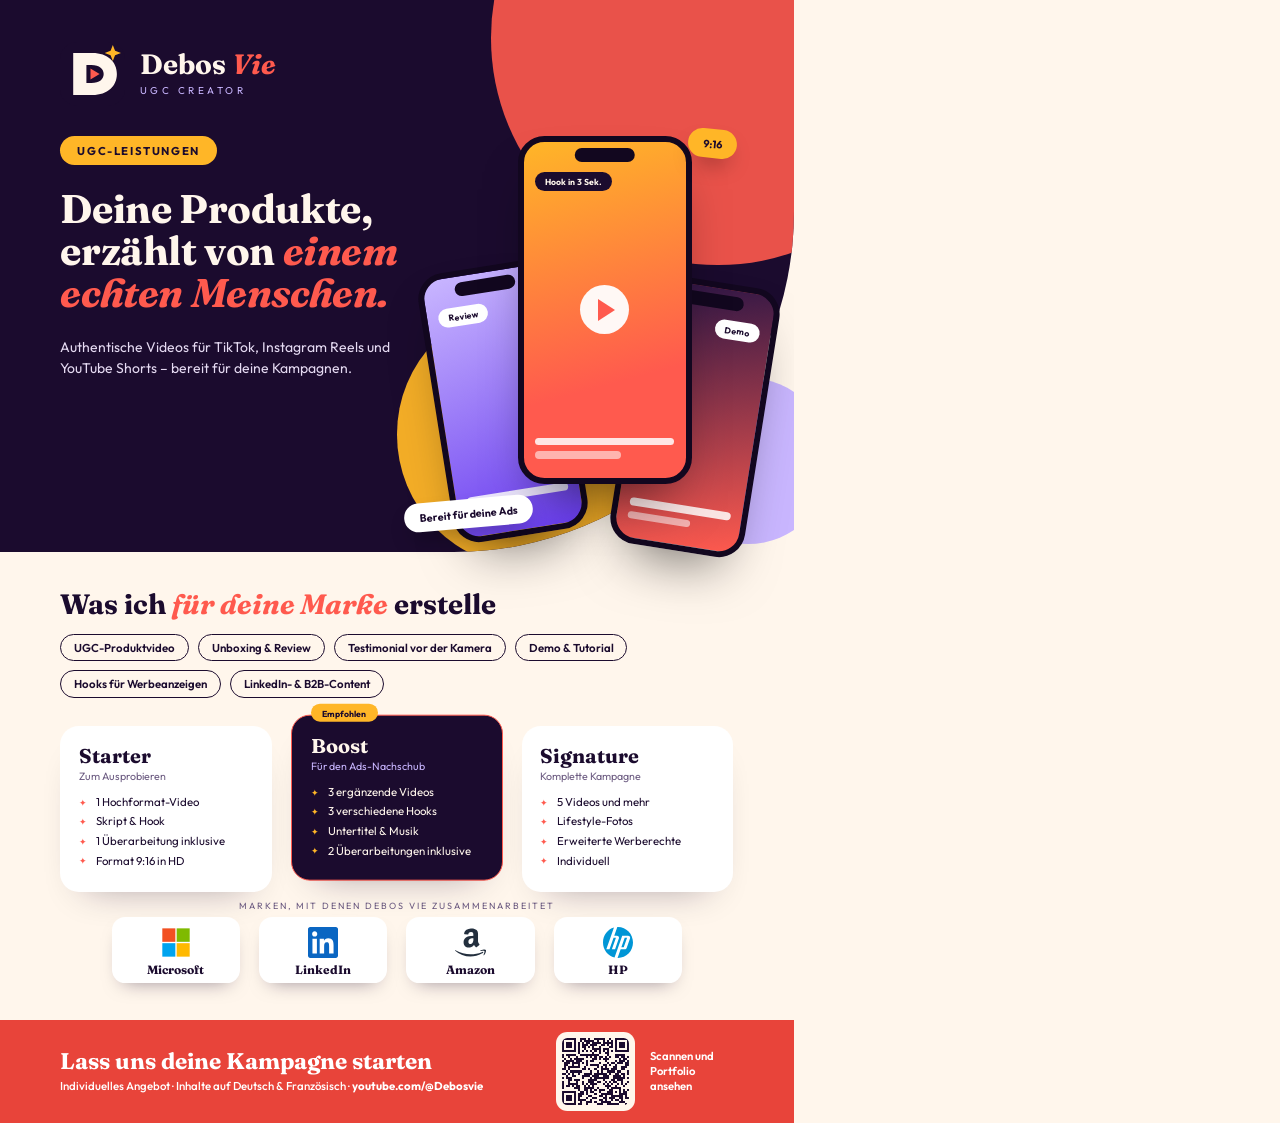
<file: flyer/flyer-de.html>
﻿<!doctype html>
<html lang="de">
<head>
<meta charset="utf-8">
<title>Flyer Debos Vie — UGC-Angebote</title>
<link rel="preconnect" href="https://fonts.googleapis.com">
<link rel="preconnect" href="https://fonts.gstatic.com" crossorigin>
<link href="https://fonts.googleapis.com/css2?family=Fraunces:ital,opsz,wght@0,9..144,600;0,9..144,700;1,9..144,600&family=Outfit:wght@400;500;600;700&display=swap" rel="stylesheet">
<style>
@page{size:210mm 297mm;margin:0}
:root{--ink:#1B0B2E;--ink2:#2A1445;--cream:#FFF6EC;--coral:#FF5A4E;--gold:#FFB627;--lilac:#C9B6FF;--muted:#6B5A80}
*{box-sizing:border-box;margin:0;padding:0}
html,body{width:210mm;height:297mm;background:var(--cream);-webkit-print-color-adjust:exact;print-color-adjust:exact}
body{font-family:'Outfit',sans-serif;color:var(--ink);position:relative;overflow:hidden}
h1,h2,h3{font-family:'Fraunces',Georgia,serif;line-height:1.05}
.page{position:relative;width:210mm;height:297mm;overflow:hidden}

/* En-tête sombre */
.top{position:absolute;inset:0 0 auto 0;height:146mm;background:var(--ink);border-radius:0 0 90mm 0;overflow:hidden}
.top::before{content:"";position:absolute;width:120mm;height:120mm;border-radius:50%;background:var(--coral);right:-40mm;top:-50mm;opacity:.9}
.top::after{content:"";position:absolute;width:70mm;height:70mm;border-radius:50%;background:var(--gold);right:35mm;top:80mm;opacity:.95}
.lilac{position:absolute;width:44mm;height:44mm;border-radius:50%;background:var(--lilac);right:-10mm;top:100mm;z-index:1}

.brandbar{position:absolute;left:16mm;top:11mm;display:flex;align-items:center;gap:4mm;z-index:5;color:var(--cream)}
.brandbar img{width:17mm;height:17mm;border-radius:4.5mm}
.brandbar b{font-family:'Fraunces',serif;font-size:21pt;font-weight:700;display:block;line-height:1}
.brandbar b em{color:var(--coral);font-style:italic}
.brandbar small{letter-spacing:.35em;font-size:7.5pt;color:var(--lilac);display:block;margin-top:1.5mm}

.hero{position:absolute;left:16mm;top:36mm;width:96mm;z-index:5;color:var(--cream)}
.kick{display:inline-block;background:var(--gold);color:var(--ink);font-weight:700;font-size:8.5pt;letter-spacing:.14em;text-transform:uppercase;padding:2mm 4.5mm;border-radius:99mm;margin-bottom:6mm}
.hero h1{font-size:30pt;font-weight:700;letter-spacing:-.01em}
.hero h1 em{color:var(--coral);font-style:italic}
.hero p{margin-top:6mm;font-size:10.5pt;line-height:1.5;color:#E5DAF2;width:88mm}

/* Téléphones */
.phones{position:absolute;right:9mm;top:36mm;width:80mm;height:118mm;z-index:6}
.ph{position:absolute;border-radius:7mm;border:1.6mm solid #12071F;box-shadow:0 8mm 14mm -6mm rgba(0,0,0,.55);overflow:hidden}
.ph .notch{position:absolute;top:1.6mm;left:50%;width:16mm;height:3.6mm;background:#12071F;border-radius:3mm;transform:translateX(-50%);z-index:3}
.ph.a{width:46mm;height:92mm;left:16mm;top:0;background:linear-gradient(165deg,#FFB627,#FF5A4E 70%);z-index:3}
.ph.b{width:36mm;height:72mm;left:-6mm;top:34mm;background:linear-gradient(165deg,#C9B6FF,#6A3DF0);transform:rotate(-9deg);z-index:2}
.ph.c{width:36mm;height:72mm;right:-1mm;top:38mm;background:linear-gradient(165deg,#2A1445,#FF5A4E);transform:rotate(9deg);z-index:2}
.ph .pl{position:absolute;inset:0;margin:auto;width:13mm;height:13mm;border-radius:50%;background:rgba(255,255,255,.95);display:grid;place-items:center}
.ph .pl::after{content:"";border-left:4.6mm solid var(--coral);border-top:3mm solid transparent;border-bottom:3mm solid transparent;margin-left:1mm}
.ph .ui{position:absolute;left:3mm;right:3mm;bottom:5mm;display:grid;gap:1.6mm}
.ph .ui i{display:block;height:2mm;border-radius:2mm;background:rgba(255,255,255,.85)}
.ph .ui i:nth-child(2){width:62%;background:rgba(255,255,255,.55)}
.ph .tag{position:absolute;top:8mm;left:3mm;font-size:6.5pt;font-weight:700;background:#fff;color:var(--ink);padding:1mm 2.6mm;border-radius:9mm;z-index:3}
.ph.c .tag{left:auto;right:3mm}
.ph.a .tag{background:var(--ink);color:var(--cream)}
.sticker{position:absolute;z-index:8;font-weight:700;font-size:8pt;padding:2mm 4mm;border-radius:99mm;box-shadow:0 3mm 6mm -2mm rgba(0,0,0,.4)}
.s1{right:6mm;top:-2mm;background:var(--gold);color:var(--ink);transform:rotate(6deg)}
.s2{left:-14mm;top:96mm;background:#fff;color:var(--ink);transform:rotate(-5deg)}

/* Services */
.services{position:absolute;left:16mm;right:16mm;top:156mm}
.services h2{font-size:21pt;font-weight:700}
.services h2 em{color:var(--coral);font-style:italic}
.chips{display:flex;flex-wrap:wrap;gap:2.4mm;margin-top:4mm}
.chips span{font-size:8.6pt;font-weight:600;border:.4mm solid var(--ink);border-radius:99mm;padding:1.5mm 3.4mm}


/* Formules */
.packs{position:absolute;left:16mm;right:16mm;top:192mm;display:grid;grid-template-columns:repeat(3,1fr);gap:5mm}
.pk{border-radius:5mm;padding:5mm 5mm 4.5mm;background:#fff;box-shadow:0 5mm 10mm -7mm rgba(27,11,46,.45);position:relative}
.pk.hot{background:var(--ink);color:var(--cream);border:.5mm solid var(--coral);transform:translateY(-3mm)}
.pk .bd{position:absolute;top:-3mm;left:5mm;background:var(--gold);color:var(--ink);font-size:6.5pt;font-weight:700;padding:.9mm 3mm;border-radius:9mm}
.pk h3{font-size:15pt}
.pk small{display:block;color:var(--muted);font-size:8pt;margin:1mm 0 3mm}
.pk.hot small{color:var(--lilac)}
.pk ul{list-style:none;font-size:8.6pt;line-height:1.35}
.pk li{padding-left:4.4mm;position:relative;margin-bottom:1.1mm}
.pk li::before{content:"✦";position:absolute;left:0;color:var(--coral);font-size:7pt;top:.5mm}
.pk.hot li::before{color:var(--gold)}

/* Marques */
.brands{position:absolute;left:0;right:0;top:238mm;text-align:center}
.brands p{font-size:6.8pt;letter-spacing:.22em;text-transform:uppercase;color:var(--muted);margin-bottom:1.8mm}



.brands div{display:flex;justify-content:center;gap:5mm}
.bc{background:#fff;border-radius:3.5mm;padding:2.4mm 5mm 2mm;width:34mm;display:flex;flex-direction:column;align-items:center;gap:1.4mm;box-shadow:0 2.5mm 5mm -3mm rgba(27,11,46,.5)}
.bc i{display:flex;height:8.5mm;align-items:center;justify-content:center}
.bc img{height:8mm;width:auto;max-width:24mm;display:block}
.bc b{font-family:'Fraunces',serif;font-size:9pt;font-weight:700;line-height:1}

/* Pied */
.foot{position:absolute;left:0;right:0;bottom:0;height:27mm;background:#E8443A;color:#fff;display:flex;align-items:center;justify-content:space-between;padding:0 16mm}
.foot h3{font-size:17pt;font-weight:700}
.foot p{font-size:8.6pt;margin-top:1.4mm;font-weight:500}
.foot b{font-weight:700}
.qr{display:flex;align-items:center;gap:4mm}
.qr img{width:21mm;height:21mm;background:var(--cream);padding:1.6mm;border-radius:3mm}
.qr span{font-size:8.5pt;line-height:1.3;font-weight:600;max-width:22mm}
</style>
</head>
<body>
<div class="page">
  <div class="top"></div><div class="lilac"></div>

  <div class="brandbar">
    <img src="../assets/img/logo-mark.svg" alt="">
    <div><b>Debos <em>Vie</em></b><small>UGC CREATOR</small></div>
  </div>

  <div class="hero">
    <span class="kick">UGC-Leistungen</span>
    <h1>Deine Produkte, erzählt von <em>einem echten Menschen.</em></h1>
    <p>Authentische Videos für TikTok, Instagram Reels und YouTube Shorts – bereit für deine Kampagnen.</p>
  </div>

  <div class="phones">
    <div class="ph b"><span class="notch"></span><span class="tag">Review</span><div class="ui"><i></i><i></i></div></div>
    <div class="ph c"><span class="notch"></span><span class="tag">Demo</span><div class="ui"><i></i><i></i></div></div>
    <div class="ph a"><span class="notch"></span><span class="tag">Hook in 3 Sek.</span><span class="pl"></span><div class="ui"><i></i><i></i></div></div>
    <span class="sticker s1">9:16</span><span class="sticker s2">Bereit für deine Ads</span>
  </div>

  <section class="services">
    <h2>Was ich <em>für deine Marke</em> erstelle</h2>
    <div class="chips">
      <span>UGC-Produktvideo</span><span>Unboxing &amp; Review</span><span>Testimonial vor der Kamera</span>
      <span>Demo &amp; Tutorial</span><span>Hooks für Werbeanzeigen</span><span>LinkedIn- &amp; B2B-Content</span>
    </div>
  </section>

  <section class="packs">
    <div class="pk"><h3>Starter</h3><small>Zum Ausprobieren</small>
      <ul><li>1 Hochformat-Video</li><li>Skript &amp; Hook</li><li>1 Überarbeitung inklusive</li><li>Format 9:16 in HD</li></ul></div>
    <div class="pk hot"><span class="bd">Empfohlen</span><h3>Boost</h3><small>Für den Ads-Nachschub</small>
      <ul><li>3 ergänzende Videos</li><li>3 verschiedene Hooks</li><li>Untertitel &amp; Musik</li><li>2 Überarbeitungen inklusive</li></ul></div>
    <div class="pk"><h3>Signature</h3><small>Komplette Kampagne</small>
      <ul><li>5 Videos und mehr</li><li>Lifestyle-Fotos</li><li>Erweiterte Werberechte</li><li>Individuell</li></ul></div>
  </section>

  <div class="brands">
    <p>Marken, mit denen Debos Vie zusammenarbeitet</p>
    <div><span class="bc"><i><img src="../assets/img/brands/microsoft.svg" alt="Logo Microsoft"></i><b>Microsoft</b></span><span class="bc"><i><img src="../assets/img/brands/linkedin.svg" alt="Logo LinkedIn"></i><b>LinkedIn</b></span><span class="bc"><i><img src="../assets/img/brands/amazon.svg" alt="Logo Amazon"></i><b>Amazon</b></span><span class="bc"><i><img src="../assets/img/brands/hp.svg" alt="Logo HP"></i><b>HP</b></span></div>
  </div>

  <div class="foot">
    <div>
      <h3>Lass uns deine Kampagne starten</h3>
      <p>Individuelles Angebot · Inhalte auf Deutsch &amp; Französisch · <b>youtube.com/@Debosvie</b></p>
    </div>
    <div class="qr"><img src="qr-de.svg" alt="QR-Code zur Debos-Vie-Website"><span>Scannen und Portfolio ansehen</span></div>
  </div>
</div>
</body>
</html>
</file>
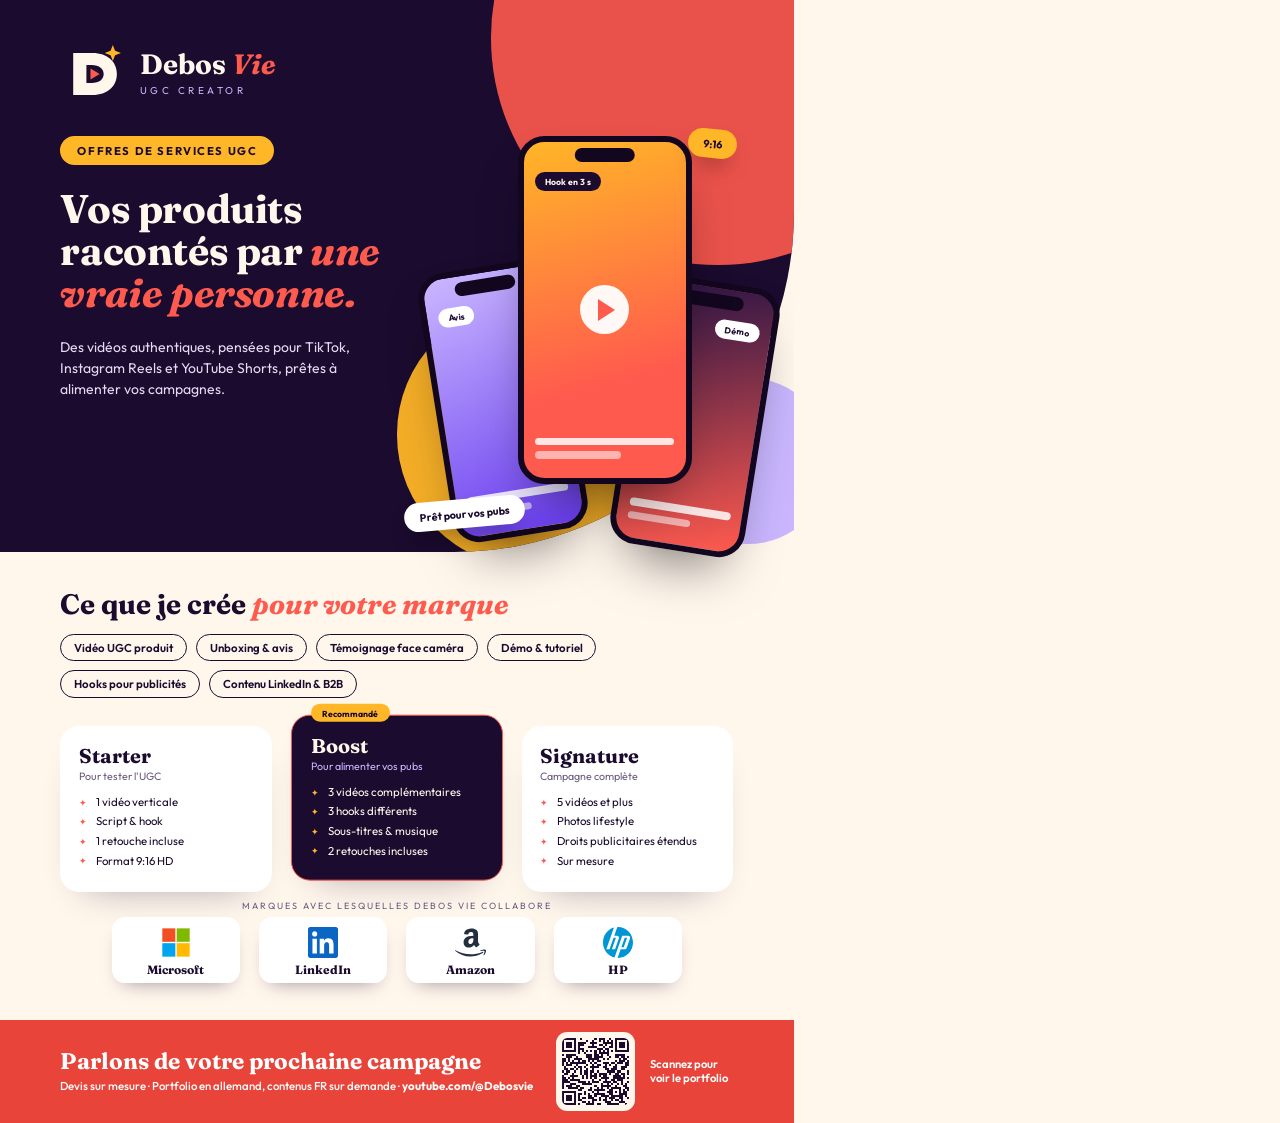
<file: flyer/flyer.html>
<!doctype html>
<html lang="fr">
<head>
<meta charset="utf-8">
<title>Flyer Debos Vie — Offres UGC</title>
<link rel="preconnect" href="https://fonts.googleapis.com">
<link rel="preconnect" href="https://fonts.gstatic.com" crossorigin>
<link href="https://fonts.googleapis.com/css2?family=Fraunces:ital,opsz,wght@0,9..144,600;0,9..144,700;1,9..144,600&family=Outfit:wght@400;500;600;700&display=swap" rel="stylesheet">
<style>
@page{size:210mm 297mm;margin:0}
:root{--ink:#1B0B2E;--ink2:#2A1445;--cream:#FFF6EC;--coral:#FF5A4E;--gold:#FFB627;--lilac:#C9B6FF;--muted:#6B5A80}
*{box-sizing:border-box;margin:0;padding:0}
html,body{width:210mm;height:297mm;background:var(--cream);-webkit-print-color-adjust:exact;print-color-adjust:exact}
body{font-family:'Outfit',sans-serif;color:var(--ink);position:relative;overflow:hidden}
h1,h2,h3{font-family:'Fraunces',Georgia,serif;line-height:1.05}
.page{position:relative;width:210mm;height:297mm;overflow:hidden}

/* En-tête sombre */
.top{position:absolute;inset:0 0 auto 0;height:146mm;background:var(--ink);border-radius:0 0 90mm 0;overflow:hidden}
.top::before{content:"";position:absolute;width:120mm;height:120mm;border-radius:50%;background:var(--coral);right:-40mm;top:-50mm;opacity:.9}
.top::after{content:"";position:absolute;width:70mm;height:70mm;border-radius:50%;background:var(--gold);right:35mm;top:80mm;opacity:.95}
.lilac{position:absolute;width:44mm;height:44mm;border-radius:50%;background:var(--lilac);right:-10mm;top:100mm;z-index:1}

.brandbar{position:absolute;left:16mm;top:11mm;display:flex;align-items:center;gap:4mm;z-index:5;color:var(--cream)}
.brandbar img{width:17mm;height:17mm;border-radius:4.5mm}
.brandbar b{font-family:'Fraunces',serif;font-size:21pt;font-weight:700;display:block;line-height:1}
.brandbar b em{color:var(--coral);font-style:italic}
.brandbar small{letter-spacing:.35em;font-size:7.5pt;color:var(--lilac);display:block;margin-top:1.5mm}

.hero{position:absolute;left:16mm;top:36mm;width:96mm;z-index:5;color:var(--cream)}
.kick{display:inline-block;background:var(--gold);color:var(--ink);font-weight:700;font-size:8.5pt;letter-spacing:.14em;text-transform:uppercase;padding:2mm 4.5mm;border-radius:99mm;margin-bottom:6mm}
.hero h1{font-size:30pt;font-weight:700;letter-spacing:-.01em}
.hero h1 em{color:var(--coral);font-style:italic}
.hero p{margin-top:6mm;font-size:10.5pt;line-height:1.5;color:#E5DAF2;width:88mm}

/* Téléphones */
.phones{position:absolute;right:9mm;top:36mm;width:80mm;height:118mm;z-index:6}
.ph{position:absolute;border-radius:7mm;border:1.6mm solid #12071F;box-shadow:0 8mm 14mm -6mm rgba(0,0,0,.55);overflow:hidden}
.ph .notch{position:absolute;top:1.6mm;left:50%;width:16mm;height:3.6mm;background:#12071F;border-radius:3mm;transform:translateX(-50%);z-index:3}
.ph.a{width:46mm;height:92mm;left:16mm;top:0;background:linear-gradient(165deg,#FFB627,#FF5A4E 70%);z-index:3}
.ph.b{width:36mm;height:72mm;left:-6mm;top:34mm;background:linear-gradient(165deg,#C9B6FF,#6A3DF0);transform:rotate(-9deg);z-index:2}
.ph.c{width:36mm;height:72mm;right:-1mm;top:38mm;background:linear-gradient(165deg,#2A1445,#FF5A4E);transform:rotate(9deg);z-index:2}
.ph .pl{position:absolute;inset:0;margin:auto;width:13mm;height:13mm;border-radius:50%;background:rgba(255,255,255,.95);display:grid;place-items:center}
.ph .pl::after{content:"";border-left:4.6mm solid var(--coral);border-top:3mm solid transparent;border-bottom:3mm solid transparent;margin-left:1mm}
.ph .ui{position:absolute;left:3mm;right:3mm;bottom:5mm;display:grid;gap:1.6mm}
.ph .ui i{display:block;height:2mm;border-radius:2mm;background:rgba(255,255,255,.85)}
.ph .ui i:nth-child(2){width:62%;background:rgba(255,255,255,.55)}
.ph .tag{position:absolute;top:8mm;left:3mm;font-size:6.5pt;font-weight:700;background:#fff;color:var(--ink);padding:1mm 2.6mm;border-radius:9mm;z-index:3}
.ph.c .tag{left:auto;right:3mm}
.ph.a .tag{background:var(--ink);color:var(--cream)}
.sticker{position:absolute;z-index:8;font-weight:700;font-size:8pt;padding:2mm 4mm;border-radius:99mm;box-shadow:0 3mm 6mm -2mm rgba(0,0,0,.4)}
.s1{right:6mm;top:-2mm;background:var(--gold);color:var(--ink);transform:rotate(6deg)}
.s2{left:-14mm;top:96mm;background:#fff;color:var(--ink);transform:rotate(-5deg)}

/* Services */
.services{position:absolute;left:16mm;right:16mm;top:156mm}
.services h2{font-size:21pt;font-weight:700}
.services h2 em{color:var(--coral);font-style:italic}
.chips{display:flex;flex-wrap:wrap;gap:2.4mm;margin-top:4mm}
.chips span{font-size:8.6pt;font-weight:600;border:.4mm solid var(--ink);border-radius:99mm;padding:1.5mm 3.4mm}


/* Formules */
.packs{position:absolute;left:16mm;right:16mm;top:192mm;display:grid;grid-template-columns:repeat(3,1fr);gap:5mm}
.pk{border-radius:5mm;padding:5mm 5mm 4.5mm;background:#fff;box-shadow:0 5mm 10mm -7mm rgba(27,11,46,.45);position:relative}
.pk.hot{background:var(--ink);color:var(--cream);border:.5mm solid var(--coral);transform:translateY(-3mm)}
.pk .bd{position:absolute;top:-3mm;left:5mm;background:var(--gold);color:var(--ink);font-size:6.5pt;font-weight:700;padding:.9mm 3mm;border-radius:9mm}
.pk h3{font-size:15pt}
.pk small{display:block;color:var(--muted);font-size:8pt;margin:1mm 0 3mm}
.pk.hot small{color:var(--lilac)}
.pk ul{list-style:none;font-size:8.6pt;line-height:1.35}
.pk li{padding-left:4.4mm;position:relative;margin-bottom:1.1mm}
.pk li::before{content:"✦";position:absolute;left:0;color:var(--coral);font-size:7pt;top:.5mm}
.pk.hot li::before{color:var(--gold)}

/* Marques */
.brands{position:absolute;left:0;right:0;top:238mm;text-align:center}
.brands p{font-size:6.8pt;letter-spacing:.22em;text-transform:uppercase;color:var(--muted);margin-bottom:1.8mm}



.brands div{display:flex;justify-content:center;gap:5mm}
.bc{background:#fff;border-radius:3.5mm;padding:2.4mm 5mm 2mm;width:34mm;display:flex;flex-direction:column;align-items:center;gap:1.4mm;box-shadow:0 2.5mm 5mm -3mm rgba(27,11,46,.5)}
.bc i{display:flex;height:8.5mm;align-items:center;justify-content:center}
.bc img{height:8mm;width:auto;max-width:24mm;display:block}
.bc b{font-family:'Fraunces',serif;font-size:9pt;font-weight:700;line-height:1}

/* Pied */
.foot{position:absolute;left:0;right:0;bottom:0;height:27mm;background:#E8443A;color:#fff;display:flex;align-items:center;justify-content:space-between;padding:0 16mm}
.foot h3{font-size:17pt;font-weight:700}
.foot p{font-size:8.6pt;margin-top:1.4mm;font-weight:500}
.foot b{font-weight:700}
.qr{display:flex;align-items:center;gap:4mm}
.qr img{width:21mm;height:21mm;background:var(--cream);padding:1.6mm;border-radius:3mm}
.qr span{font-size:8.5pt;line-height:1.3;font-weight:600;max-width:22mm}
</style>
</head>
<body>
<div class="page">
  <div class="top"></div><div class="lilac"></div>

  <div class="brandbar">
    <img src="../assets/img/logo-mark.svg" alt="">
    <div><b>Debos <em>Vie</em></b><small>UGC CREATOR</small></div>
  </div>

  <div class="hero">
    <span class="kick">Offres de services UGC</span>
    <h1>Vos produits racontés par <em>une vraie personne.</em></h1>
    <p>Des vidéos authentiques, pensées pour TikTok, Instagram Reels et YouTube Shorts, prêtes à alimenter vos campagnes.</p>
  </div>

  <div class="phones">
    <div class="ph b"><span class="notch"></span><span class="tag">Avis</span><div class="ui"><i></i><i></i></div></div>
    <div class="ph c"><span class="notch"></span><span class="tag">Démo</span><div class="ui"><i></i><i></i></div></div>
    <div class="ph a"><span class="notch"></span><span class="tag">Hook en 3 s</span><span class="pl"></span><div class="ui"><i></i><i></i></div></div>
    <span class="sticker s1">9:16</span><span class="sticker s2">Prêt pour vos pubs</span>
  </div>

  <section class="services">
    <h2>Ce que je crée <em>pour votre marque</em></h2>
    <div class="chips">
      <span>Vidéo UGC produit</span><span>Unboxing &amp; avis</span><span>Témoignage face caméra</span>
      <span>Démo &amp; tutoriel</span><span>Hooks pour publicités</span><span>Contenu LinkedIn &amp; B2B</span>
    </div>
  </section>

  <section class="packs">
    <div class="pk"><h3>Starter</h3><small>Pour tester l'UGC</small>
      <ul><li>1 vidéo verticale</li><li>Script &amp; hook</li><li>1 retouche incluse</li><li>Format 9:16 HD</li></ul></div>
    <div class="pk hot"><span class="bd">Recommandé</span><h3>Boost</h3><small>Pour alimenter vos pubs</small>
      <ul><li>3 vidéos complémentaires</li><li>3 hooks différents</li><li>Sous-titres &amp; musique</li><li>2 retouches incluses</li></ul></div>
    <div class="pk"><h3>Signature</h3><small>Campagne complète</small>
      <ul><li>5 vidéos et plus</li><li>Photos lifestyle</li><li>Droits publicitaires étendus</li><li>Sur mesure</li></ul></div>
  </section>

  <div class="brands">
    <p>Marques avec lesquelles Debos Vie collabore</p>
    <div><span class="bc"><i><img src="../assets/img/brands/microsoft.svg" alt="Logo Microsoft"></i><b>Microsoft</b></span><span class="bc"><i><img src="../assets/img/brands/linkedin.svg" alt="Logo LinkedIn"></i><b>LinkedIn</b></span><span class="bc"><i><img src="../assets/img/brands/amazon.svg" alt="Logo Amazon"></i><b>Amazon</b></span><span class="bc"><i><img src="../assets/img/brands/hp.svg" alt="Logo HP"></i><b>HP</b></span></div>
  </div>

  <div class="foot">
    <div>
      <h3>Parlons de votre prochaine campagne</h3>
      <p>Devis sur mesure · Portfolio en allemand, contenus FR sur demande · <b>youtube.com/@Debosvie</b></p>
    </div>
    <div class="qr"><img src="qr.svg" alt="QR code du site Debos Vie"><span>Scannez pour voir le portfolio</span></div>
  </div>
</div>
</body>
</html>
</file>
<file: assets/css/style.css>
:root{
  --ink:#1B0B2E; --ink2:#2A1445; --cream:#FFF6EC; --paper:#FFFFFF; --tint:#FBEBDD;
  --coral:#FF5A4E; --coral-d:#C8372D; --gold:#FFB627; --lilac:#C9B6FF; --muted:#6B5A80;
  --r:22px; --shadow:0 18px 40px -18px rgba(27,11,46,.35);
  --serif:'Fraunces',Georgia,serif; --sans:'Outfit',system-ui,-apple-system,Segoe UI,sans-serif;
}
*{box-sizing:border-box;margin:0;padding:0}
html{scroll-behavior:smooth;scroll-padding-top:84px}
body{font-family:var(--sans);color:var(--ink);background:var(--cream);line-height:1.6;font-size:17px;-webkit-font-smoothing:antialiased;overflow-x:hidden}
img,svg{display:block;max-width:100%}
a{color:inherit}
button{font:inherit;cursor:pointer;border:0;background:none;color:inherit}
.wrap{width:min(1160px,100% - 40px);margin-inline:auto}
.wrap.narrow{width:min(820px,100% - 40px)}
.center{text-align:center;margin-top:36px}
h1,h2,h3,h4{font-family:var(--serif);line-height:1.12;letter-spacing:-.01em}
h2{font-size:clamp(2rem,4.2vw,3rem)}
h2 em,h1 em{font-style:italic;color:var(--coral)}
.ic{width:20px;height:20px;display:inline-block;vertical-align:-4px}
.ic use,.play svg use{fill:currentColor}

/* Boutons */
.btn{display:inline-flex;align-items:center;gap:10px;padding:14px 26px;border-radius:999px;font-weight:600;text-decoration:none;transition:transform .2s,box-shadow .2s,background .2s;font-size:1rem}
.btn:hover{transform:translateY(-2px)}
.btn-coral{background:#D9382C;color:#fff;box-shadow:0 12px 24px -12px rgba(255,90,78,.8)}
.btn-coral:hover{background:#B82E24}
.btn-ghost{border:2px solid var(--ink);color:var(--ink)}
.btn-ghost:hover{background:var(--ink);color:var(--cream)}
.btn-ghost-light{border:2px solid rgba(255,246,236,.4);color:var(--cream);justify-content:center}
.btn-ghost-light:hover{background:var(--cream);color:var(--ink)}

/* En-tête */
.site-header{position:sticky;top:0;z-index:70;background:rgba(255,246,236,.88);backdrop-filter:blur(14px);border-bottom:1px solid rgba(27,11,46,.08)}
.bar{display:flex;align-items:center;justify-content:space-between;height:72px}
.brand{display:flex;align-items:center;gap:10px;text-decoration:none}
.brand-mark{width:42px;height:42px;color:var(--ink);background:var(--paper);border-radius:12px;padding:3px;box-shadow:0 4px 12px -6px rgba(27,11,46,.4)}
.brand-name{font-family:var(--serif);font-weight:700;font-size:1.45rem}
.brand-name em{color:var(--coral-d);font-style:italic}
.brand.light .brand-mark{background:var(--cream)}
.nav{display:flex;align-items:center;gap:26px}
.nav a{text-decoration:none;font-weight:500;font-size:.98rem}
.nav a:not(.btn):hover{color:var(--coral)}
.nav-cta{padding:10px 20px}
.burger{display:none;width:44px;height:44px;border-radius:12px;position:relative}
.burger span{position:absolute;left:11px;right:11px;height:2px;background:var(--ink);transition:.25s}
.burger span:first-child{top:18px}.burger span:last-child{top:25px}
.burger[aria-expanded=true] span:first-child{top:21px;transform:rotate(45deg)}
.burger[aria-expanded=true] span:last-child{top:21px;transform:rotate(-45deg)}

/* Hero */
.hero{position:relative;overflow:hidden;padding:56px 0 72px}
.blob{position:absolute;border-radius:50%;filter:blur(70px);opacity:.55;z-index:0}
.b1{width:420px;height:420px;background:var(--gold);top:-120px;right:-80px}
.b2{width:360px;height:360px;background:var(--lilac);bottom:-120px;left:-100px;opacity:.5}
.hero-grid{position:relative;z-index:1;display:grid;grid-template-columns:1.1fr .9fr;gap:40px;align-items:center}
.eyebrow{display:inline-flex;align-items:center;gap:8px;font-weight:600;font-size:.82rem;letter-spacing:.14em;text-transform:uppercase;color:var(--coral-d);margin-bottom:16px}
.eyebrow.gold{color:var(--gold)}
.eyebrow .dot{width:8px;height:8px;border-radius:50%;background:var(--coral);box-shadow:0 0 0 5px rgba(255,90,78,.2)}
.hero h1{font-size:clamp(2.2rem,4.6vw,3.5rem)}
.lead{font-size:1.15rem;color:var(--muted);margin:22px 0 28px;max-width:560px}
.cta-row{display:flex;flex-wrap:wrap;gap:14px}
.hero-points{list-style:none;display:flex;flex-wrap:wrap;gap:10px 22px;margin-top:28px;font-weight:500;font-size:.95rem}
.hero-points li::before{content:"✓";color:var(--coral);font-weight:700;margin-right:8px}

.hero-visual{position:relative;height:540px;display:flex;justify-content:center;align-items:center}
.phone{position:absolute;display:block;border-radius:32px;overflow:hidden;background:var(--ink);border:6px solid var(--ink);box-shadow:var(--shadow);transition:transform .3s}
.phone .shot{position:absolute;inset:0}
.phone.main{width:250px;height:480px;z-index:3}
.phone.side{width:190px;height:370px;opacity:.95;z-index:1}
.phone.left{left:0;transform:rotate(-8deg) translateY(30px)}
.phone.right{right:0;transform:rotate(8deg) translateY(30px)}
.phone:hover{transform:translateY(-6px) scale(1.02)}
.phone.left:hover{transform:rotate(-8deg) translateY(22px)}
.phone.right:hover{transform:rotate(8deg) translateY(22px)}
.notch{position:absolute;top:8px;left:50%;width:70px;height:18px;border-radius:12px;background:var(--ink);transform:translateX(-50%);z-index:4}
.phone-tag{position:absolute;bottom:16px;left:50%;transform:translateX(-50%);z-index:4;background:rgba(255,255,255,.95);color:var(--ink);font-weight:600;font-size:.8rem;padding:7px 14px;border-radius:999px;white-space:nowrap}
.chip{position:absolute;z-index:5;background:var(--paper);padding:8px 16px;border-radius:999px;font-weight:600;font-size:.85rem;box-shadow:var(--shadow);animation:float 5s ease-in-out infinite}
.c1{top:30px;right:12%;background:var(--gold)}
.c2{top:150px;left:-8px;animation-delay:-1.5s}
.c3{bottom:24px;right:-4px;background:#D9382C;color:#fff;animation-delay:-3s}
@keyframes float{50%{transform:translateY(-10px)}}

/* Vignettes vidéo : dégradé de secours + miniature YouTube */
.shot{background:linear-gradient(160deg,var(--ink2),var(--coral) 140%);background-size:cover;background-position:center}
.play{position:absolute;inset:0;margin:auto;width:62px;height:62px;border-radius:50%;background:rgba(255,255,255,.92);color:var(--coral);display:grid;place-items:center;z-index:3;transition:transform .25s}
.play svg{width:28px;height:28px;margin-left:3px;color:var(--coral)}
.phone.main .play,.vid:hover .play{transform:scale(1.1)}

/* Marques */
.brands{background:var(--ink);color:var(--cream);padding:30px 0}
.brands-label{text-align:center;font-size:.82rem;letter-spacing:.18em;text-transform:uppercase;color:var(--lilac);margin-bottom:14px}
.brands-row{list-style:none;display:grid;grid-template-columns:repeat(4,minmax(0,1fr));gap:16px;max-width:900px;margin-inline:auto}
.brand-card{background:#fff;border-radius:18px;padding:18px 14px 14px;display:flex;flex-direction:column;align-items:center;gap:10px;box-shadow:0 10px 24px -14px rgba(0,0,0,.6);transition:transform .25s}
.brand-card:hover{transform:translateY(-3px)}
.brand-logo{height:46px;width:100%;display:flex;align-items:center;justify-content:center}
.brand-logo img{max-height:100%;max-width:78%;width:auto;height:auto;object-fit:contain}
.brand-label{font-family:var(--serif);font-weight:700;font-size:1.05rem;color:var(--ink);line-height:1}

/* Sections */
.section{padding:96px 0}
.section.tint{background:var(--tint)}
.section.dark{background:var(--ink);color:var(--cream)}
.sec-head{max-width:720px;margin-bottom:48px}
.sec-head p:not(.eyebrow){margin-top:16px;color:var(--muted);font-size:1.08rem}
.dark .sec-head p:not(.eyebrow){color:#CFC3E0}
.cards3{display:grid;grid-template-columns:repeat(3,1fr);gap:24px}
.card{background:var(--paper);border-radius:var(--r);padding:34px 30px;box-shadow:var(--shadow);position:relative;overflow:hidden}
.card::after{content:"";position:absolute;right:-30px;top:-30px;width:110px;height:110px;border-radius:50%;background:var(--gold);opacity:.25}
.card .num{font-family:var(--serif);font-size:2.6rem;font-weight:700;color:var(--coral);display:block;line-height:1;margin-bottom:14px}
.card h3{font-size:1.5rem;margin-bottom:10px}
.card p{color:var(--muted)}

/* Offres */
.services{display:grid;grid-template-columns:repeat(3,1fr);gap:20px}
.svc{background:var(--ink2);border:1px solid rgba(255,246,236,.1);border-radius:var(--r);padding:28px;transition:transform .25s,border-color .25s}
.svc:hover{transform:translateY(-4px);border-color:var(--gold)}
.svc-ic{font-size:1.9rem;display:block;margin-bottom:14px}
.svc h3{font-size:1.25rem;margin-bottom:8px}
.svc p{color:#CFC3E0;font-size:.97rem}
.packs-title{font-size:1.8rem;margin:64px 0 24px}
.packs{display:grid;grid-template-columns:repeat(3,1fr);gap:22px;align-items:stretch}
.pack{position:relative;display:flex;flex-direction:column;border:1px solid rgba(255,246,236,.18);border-radius:var(--r);padding:32px 28px}
.pack.featured{background:linear-gradient(170deg,#3A1D60,var(--ink2));border-color:var(--coral)}
.badge{position:absolute;top:-14px;left:28px;background:var(--gold);color:var(--ink);font-weight:700;font-size:.78rem;padding:5px 14px;border-radius:999px}
.pack h4{font-size:1.7rem}
.pack-sub{color:var(--lilac);margin:4px 0 18px}
.pack ul{list-style:none;margin-bottom:26px;flex:1}
.pack li{padding:8px 0 8px 26px;position:relative;border-bottom:1px solid rgba(255,246,236,.08)}
.pack li::before{content:"✦";position:absolute;left:0;color:var(--gold)}
.note{margin-top:26px;color:#CFC3E0;font-size:.95rem;text-align:center}

/* Portfolio */
.filters{display:flex;flex-wrap:wrap;gap:10px;margin-bottom:30px}
.filter{padding:10px 20px;border-radius:999px;border:2px solid var(--ink);font-weight:600;font-size:.95rem;transition:.2s}
.filter:hover{background:var(--tint)}
.filter.active{background:var(--ink);color:var(--cream)}
.grid{display:grid;grid-template-columns:repeat(5,1fr);gap:18px}
.vid{position:relative;aspect-ratio:9/16;border-radius:20px;overflow:hidden;background:var(--ink);box-shadow:var(--shadow);transition:transform .25s,opacity .3s;text-align:left}
.vid:hover{transform:translateY(-6px)}
.vid.hide{display:none}
.vid .shot{position:absolute;inset:0;transition:transform .5s}
.vid:hover .shot{transform:scale(1.06)}
.vid::after{content:"";position:absolute;inset:auto 0 0 0;height:55%;background:linear-gradient(transparent,rgba(27,11,46,.92));z-index:1}
.vid .play{width:54px;height:54px}
.cap{position:absolute;left:14px;right:14px;bottom:14px;z-index:2;color:#fff;font-weight:600;line-height:1.25;font-size:.95rem}
.cap small{display:block;color:var(--gold);font-size:.72rem;letter-spacing:.12em;text-transform:uppercase;margin-bottom:4px}

/* Pour qui */
.cards4{display:grid;grid-template-columns:repeat(4,1fr);gap:20px}
.mini{background:var(--paper);border-radius:var(--r);padding:26px;box-shadow:var(--shadow);border-top:5px solid var(--coral)}
.mini:nth-child(2){border-color:var(--gold)}.mini:nth-child(3){border-color:var(--lilac)}.mini:nth-child(4){border-color:var(--ink)}
.mini b{font-family:var(--serif);font-size:1.25rem;display:block;margin-bottom:8px}
.mini span{color:var(--muted);font-size:.96rem}

/* Méthode */
.steps{list-style:none;display:grid;grid-template-columns:repeat(4,1fr);gap:22px;counter-reset:s}
.steps li{position:relative;padding-top:12px}
.steps li>span{display:grid;place-items:center;width:52px;height:52px;border-radius:50%;background:var(--coral);color:#fff;font-family:var(--serif);font-weight:700;font-size:1.4rem;margin-bottom:16px;position:relative;z-index:1}
.steps li:not(:last-child)::after{content:"";position:absolute;top:38px;left:62px;right:-14px;border-top:2px dashed rgba(27,11,46,.25)}
.steps h3{font-size:1.3rem;margin-bottom:6px}
.steps p{color:var(--muted);font-size:.97rem}

/* FAQ */
.faq details{background:var(--paper);border-radius:18px;padding:0 24px;margin-bottom:12px;box-shadow:0 8px 20px -14px rgba(27,11,46,.3)}
.faq summary{list-style:none;cursor:pointer;padding:20px 28px 20px 0;font-weight:600;font-size:1.05rem;position:relative}
.faq summary::-webkit-details-marker{display:none}
.faq summary::after{content:"+";position:absolute;right:0;top:50%;transform:translateY(-50%);font-size:1.6rem;color:var(--coral);transition:.2s}
.faq details[open] summary::after{content:"–"}
.faq details p{padding-bottom:20px;color:var(--muted)}

/* Contact */
.contact{background:linear-gradient(160deg,var(--ink),#3A1D60);color:var(--cream)}
.contact-grid{display:grid;grid-template-columns:1fr 1.05fr;gap:56px;align-items:start}
.contact .lead{color:#CFC3E0}
.contact-links{list-style:none;margin-top:10px}
.contact-links li{display:flex;align-items:center;gap:10px;margin:8px 0}
.contact-links a{display:inline-block;padding:10px 0;color:var(--gold);text-decoration:none;font-weight:600}
.form{background:var(--paper);color:var(--ink);border-radius:var(--r);padding:30px;box-shadow:var(--shadow);display:grid;gap:16px}
.form .two{display:grid;grid-template-columns:1fr 1fr;gap:16px}
.form label{display:grid;gap:6px;font-weight:600;font-size:.9rem}
.form input,.form select,.form textarea{font:inherit;font-weight:400;padding:12px 14px;border-radius:12px;border:1.5px solid #E2D6EE;background:#FFFCF8;color:var(--ink);width:100%}
.form input:focus,.form select:focus,.form textarea:focus{outline:3px solid rgba(255,90,78,.3);border-color:var(--coral)}
.form .btn{justify-content:center}
.form-msg{font-size:.92rem;color:var(--muted);min-height:1.2em}
.form-msg.ok{color:#177a46;font-weight:600}

/* Footer */
.footer{background:#12071F;color:#CFC3E0;padding:34px 0;font-size:.95rem}
.foot{display:flex;flex-wrap:wrap;gap:16px;align-items:center;justify-content:space-between}
.footer .brand-name{color:var(--cream)}
.nendja{color:var(--gold)}

/* Barre mobile */
.mbar{display:none}

/* Lecteur */
.modal{position:fixed;inset:0;z-index:100;background:rgba(18,7,31,.92);display:none;place-items:center;padding:20px}
.modal.open{display:grid}
.modal-box{width:min(380px,92vw);aspect-ratio:9/16;max-height:88vh;border-radius:22px;overflow:hidden;background:#000;box-shadow:0 30px 80px rgba(0,0,0,.6)}
.modal-box iframe{width:100%;height:100%;border:0}
.modal-close{position:absolute;top:16px;right:20px;width:46px;height:46px;border-radius:50%;background:var(--cream);font-size:1.8rem;line-height:1;color:var(--ink)}

/* Apparitions */
.reveal{opacity:0;transform:translateY(24px);transition:opacity .7s ease,transform .7s ease}
.reveal.in{opacity:1;transform:none}
@media (prefers-reduced-motion:reduce){.reveal{opacity:1;transform:none;transition:none}.chip{animation:none}html{scroll-behavior:auto}}
.no-js .reveal{opacity:1;transform:none}

/* Responsive */
@media (max-width:1020px){
  .grid{grid-template-columns:repeat(3,1fr)}
  .cards4{grid-template-columns:repeat(2,1fr)}
  .steps{grid-template-columns:repeat(2,1fr)}
  .steps li:not(:last-child)::after{display:none}
  .services{grid-template-columns:repeat(2,1fr)}
}
@media (max-width:860px){
  body{padding-bottom:74px}
  .burger{display:block}
  .nav{position:fixed;inset:72px 0 0 0;background:var(--cream);flex-direction:column;justify-content:center;gap:22px;font-size:1.3rem;transform:translateX(100%);transition:transform .3s;visibility:hidden}
  .nav.open{transform:none;visibility:visible}
  .nav a{font-size:1.4rem;font-family:var(--serif)}
  .nav-cta{font-family:var(--sans)!important;font-size:1.05rem!important}
  .hero{padding:36px 0 56px}
  .hero-grid{grid-template-columns:1fr}
  .hero-visual{height:470px;margin-top:10px}
  .phone.main{width:220px;height:420px}.phone.side{width:150px;height:300px}
  .phone.left{left:-6px}.phone.right{right:-6px}
  .c2{left:0}.c3{right:0;bottom:auto;top:6px}
  .section{padding:68px 0}
  .cards3,.packs,.contact-grid{grid-template-columns:1fr}
  .contact-grid{gap:34px}
  .mbar{display:grid;grid-template-columns:repeat(3,1fr);position:fixed;left:0;right:0;bottom:0;z-index:60;background:var(--ink);padding:8px 10px calc(8px + env(safe-area-inset-bottom));gap:6px}
  .mbar a{display:flex;flex-direction:column;align-items:center;gap:2px;text-decoration:none;color:var(--cream);font-size:.78rem;font-weight:600;padding:6px 0;border-radius:12px}
  .mbar a.hot{background:#D9382C}
  .mbar .mi{font-size:1.2rem;line-height:20px;height:20px;color:var(--gold)}
}
@media (max-width:560px){
  body{font-size:16px}
  .grid{grid-template-columns:repeat(2,1fr);gap:12px}
  .services,.cards4,.steps{grid-template-columns:1fr}
  .form .two{grid-template-columns:1fr}
  .cap{font-size:.85rem;left:10px;right:10px;bottom:10px}
  .brands-row{grid-template-columns:repeat(2,minmax(0,1fr));gap:12px}
  .foot{flex-direction:column;text-align:center}
}

/* Sélecteur de langue */
.lang{font-weight:700!important;font-size:.82rem!important;letter-spacing:.08em;border:2px solid var(--ink);border-radius:999px;padding:5px 12px;line-height:1}
.lang:hover{background:var(--ink);color:var(--cream)!important}

/* Formulaire : e-mail, consentement, anti-spam */
.form .hp{position:absolute;left:-9999px;width:1px;height:1px;opacity:0}
.form .consent{display:flex;gap:10px;align-items:flex-start;font-weight:400;font-size:.85rem;color:var(--muted)}
.form .consent input{width:auto;margin-top:3px;accent-color:#D9382C}
.pro-link{color:#8f80a8;font-size:.8rem;text-decoration:none}
.pro-link:hover{color:var(--gold)}
</file>
